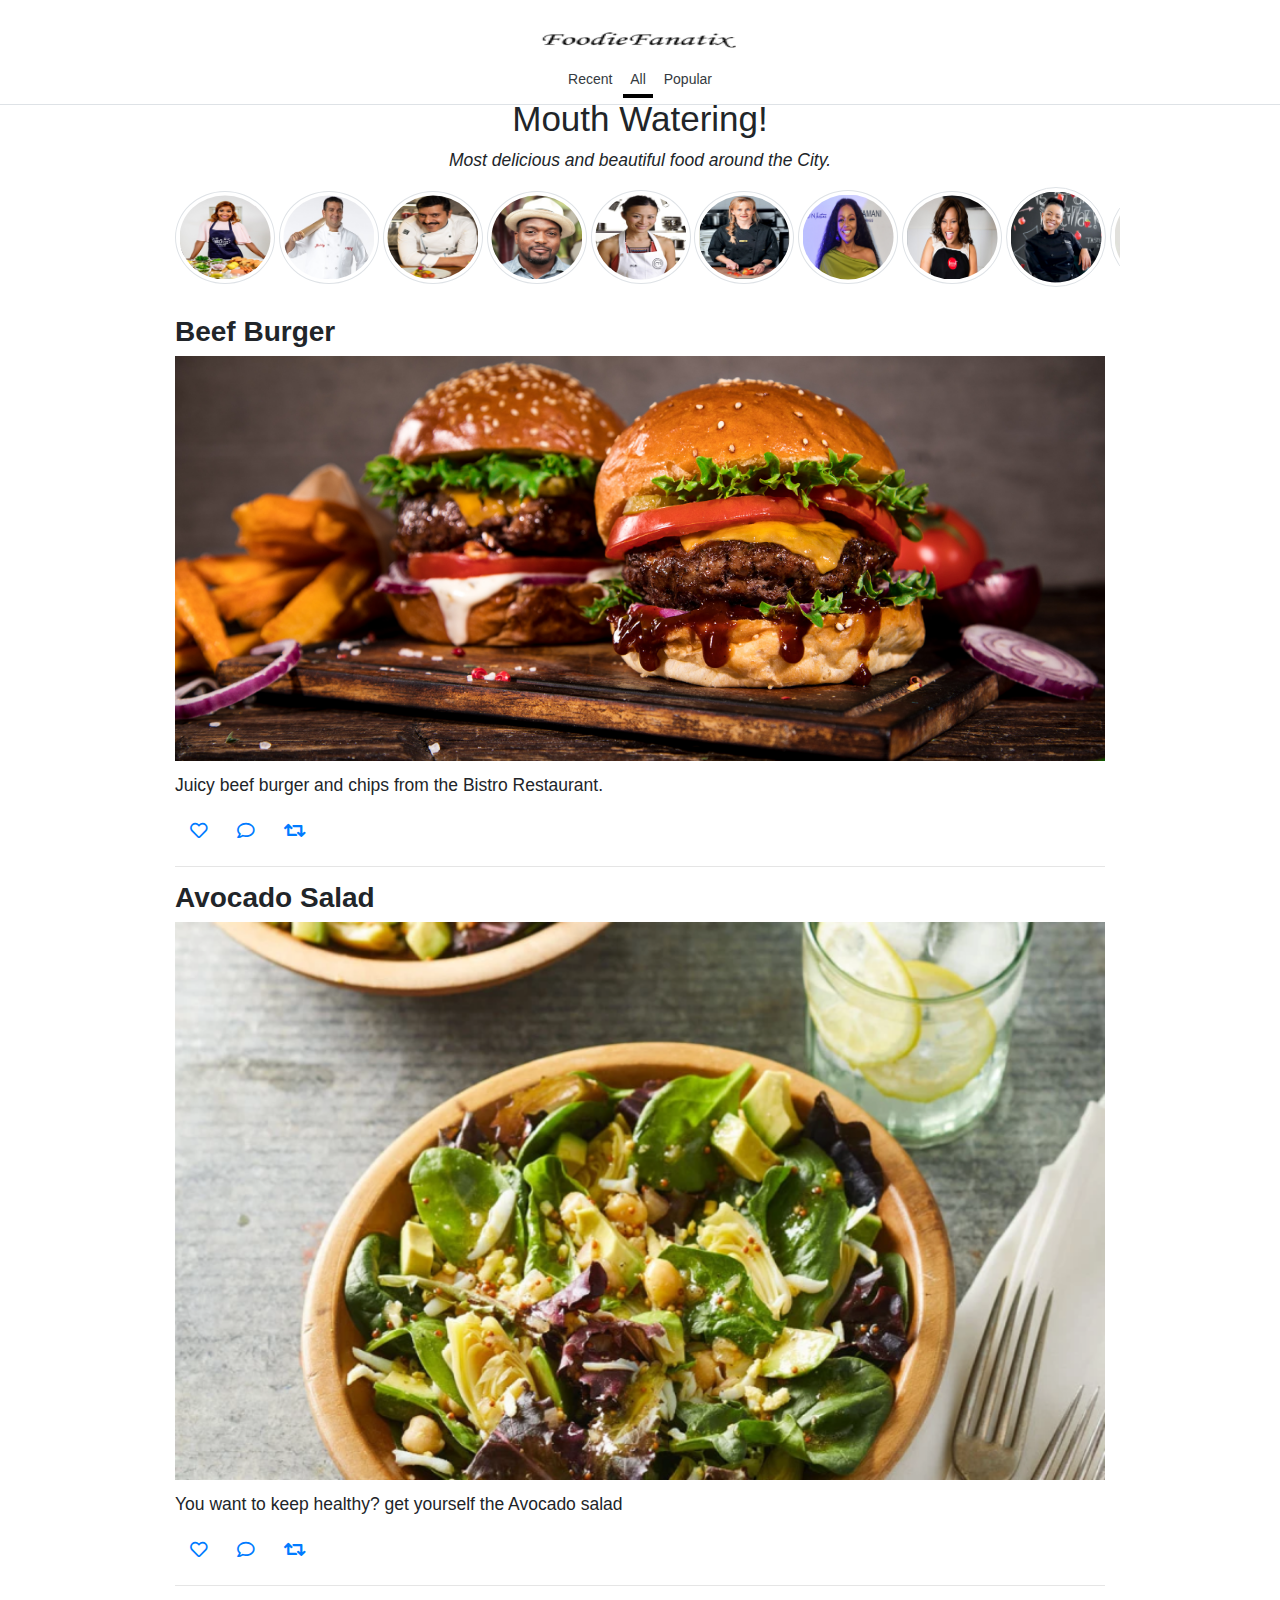
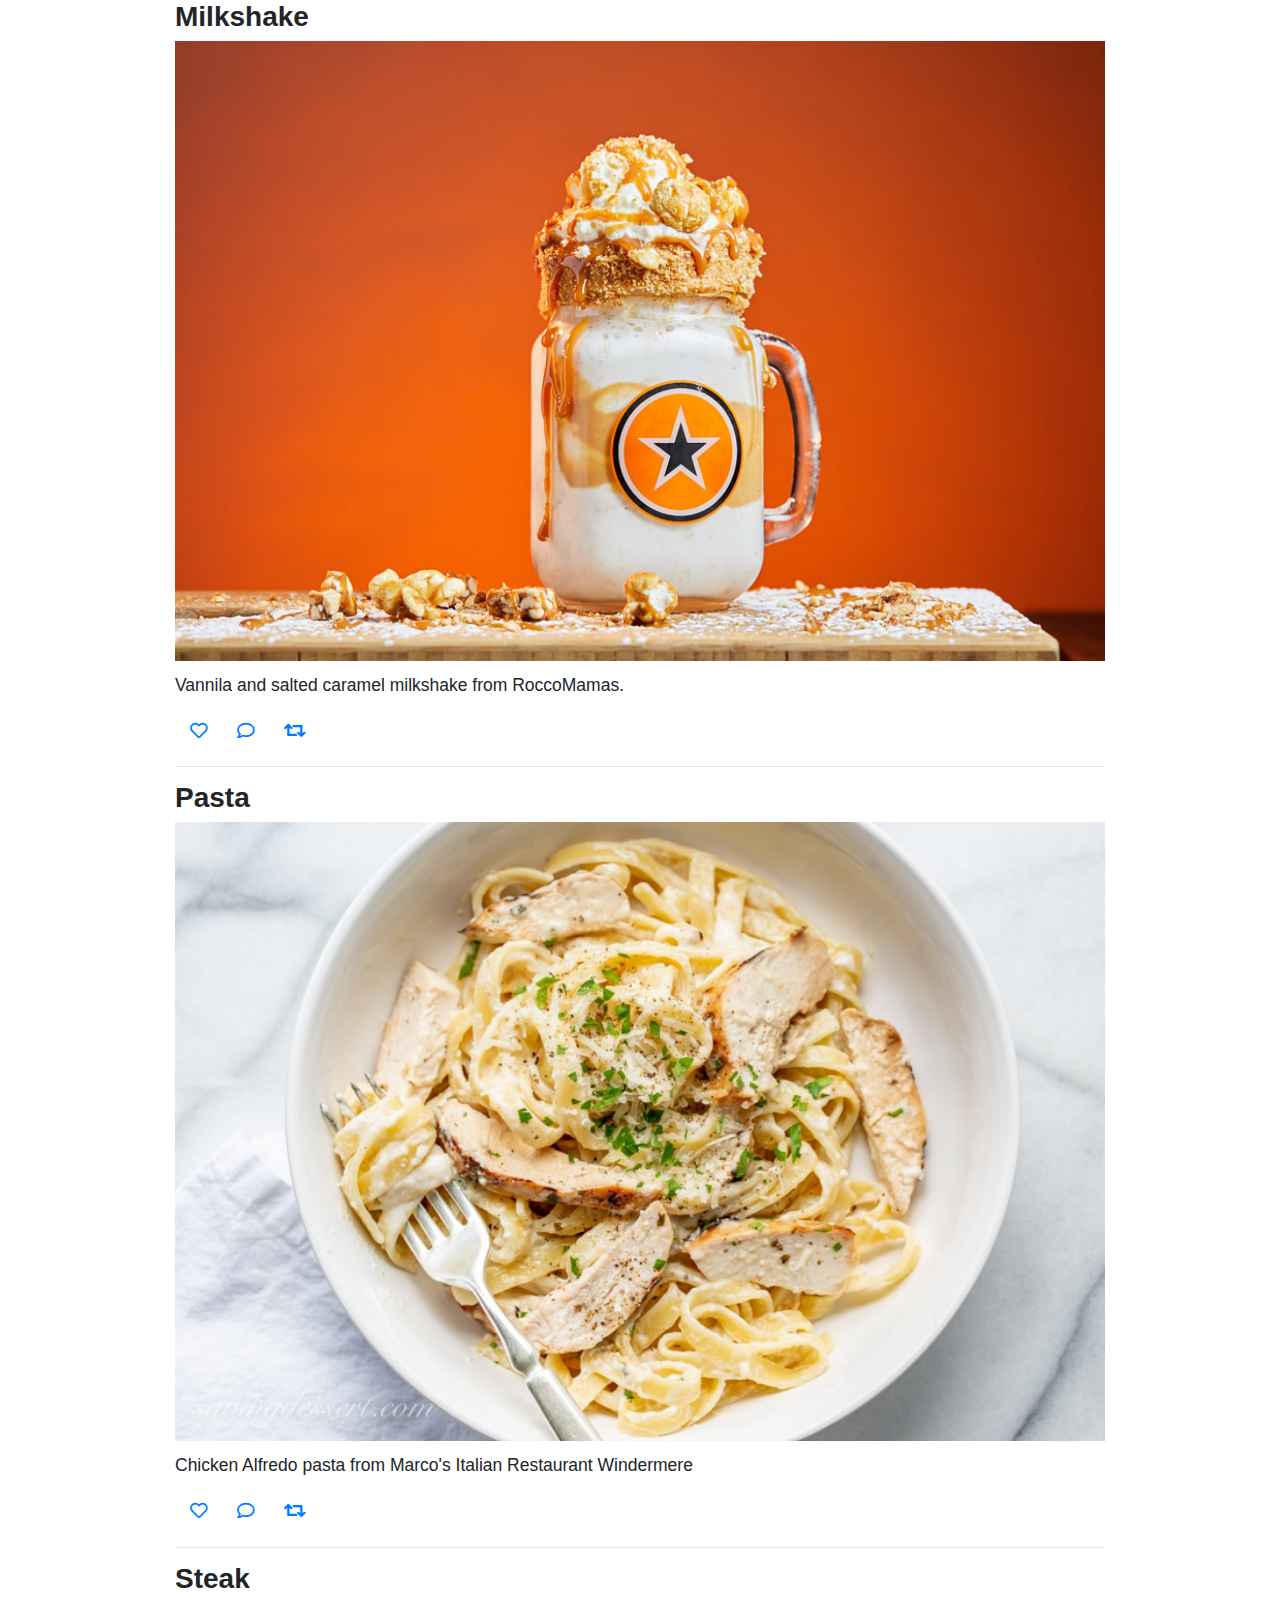
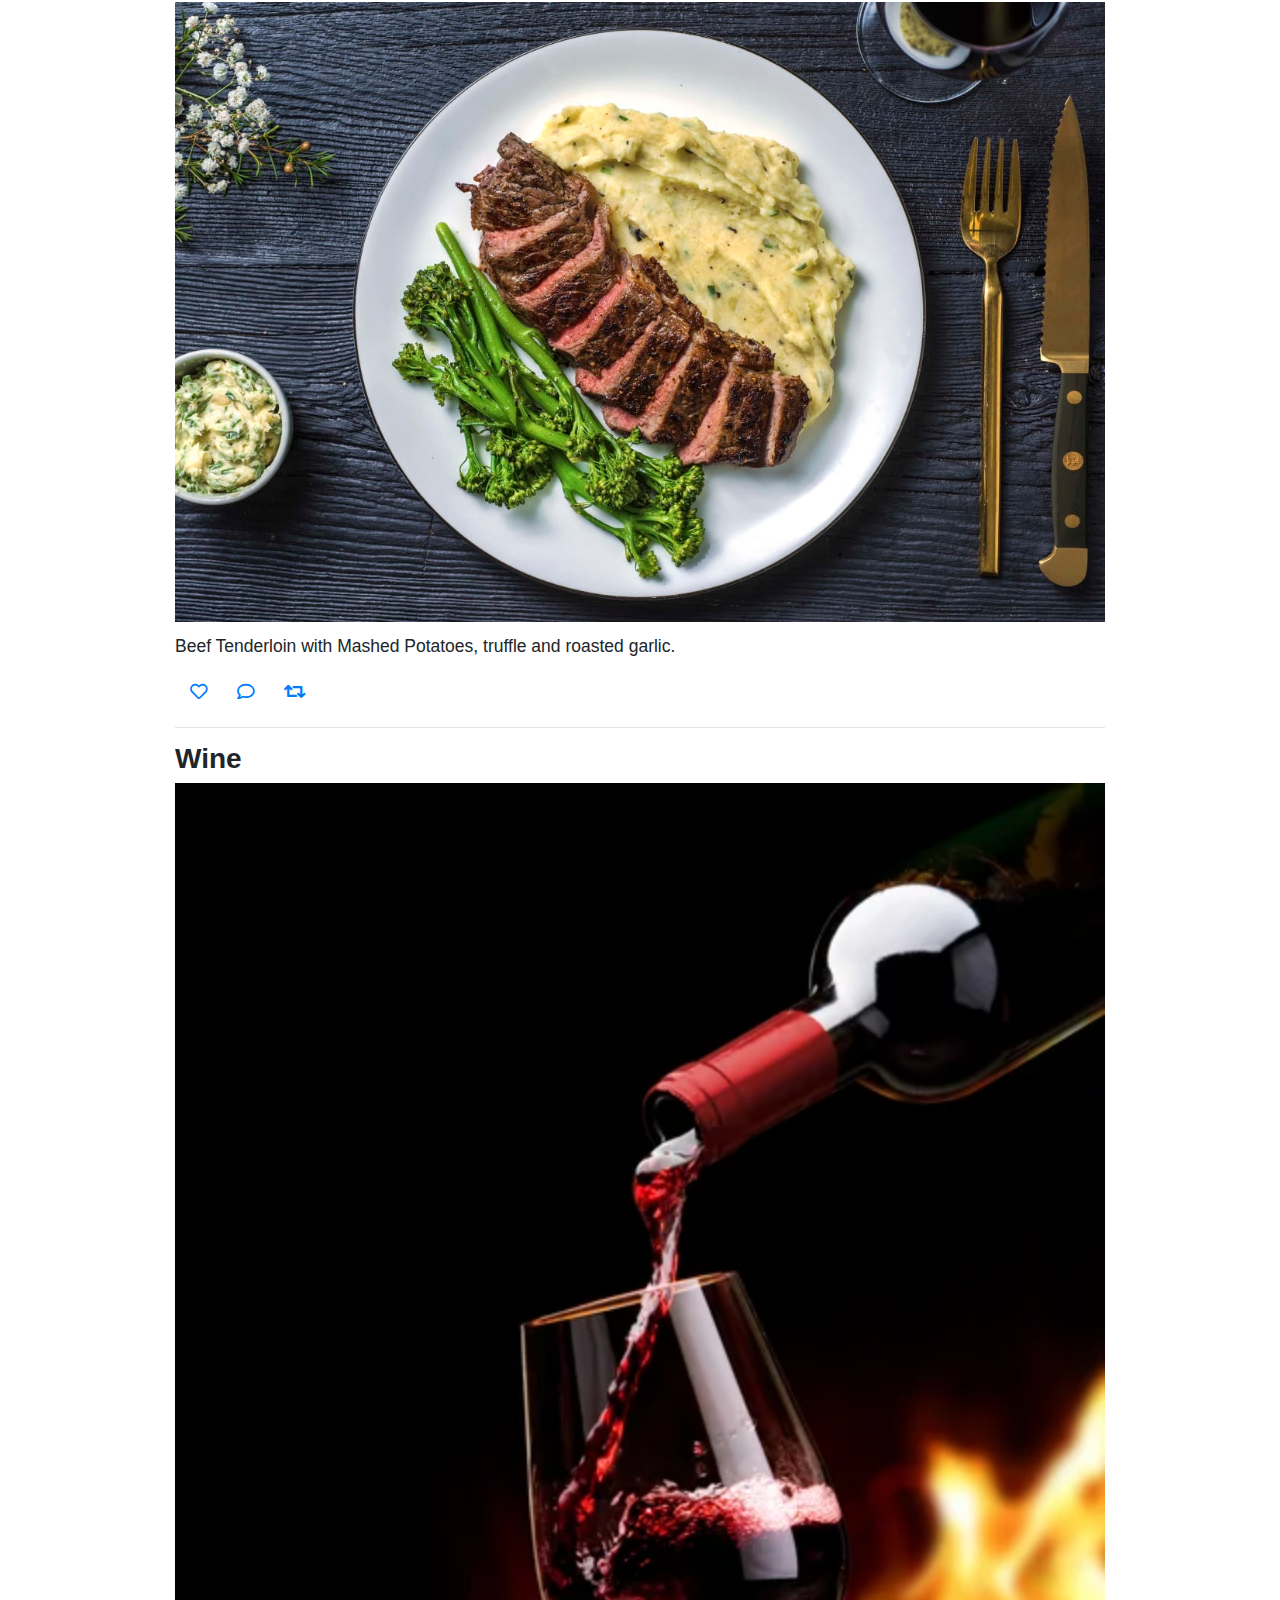
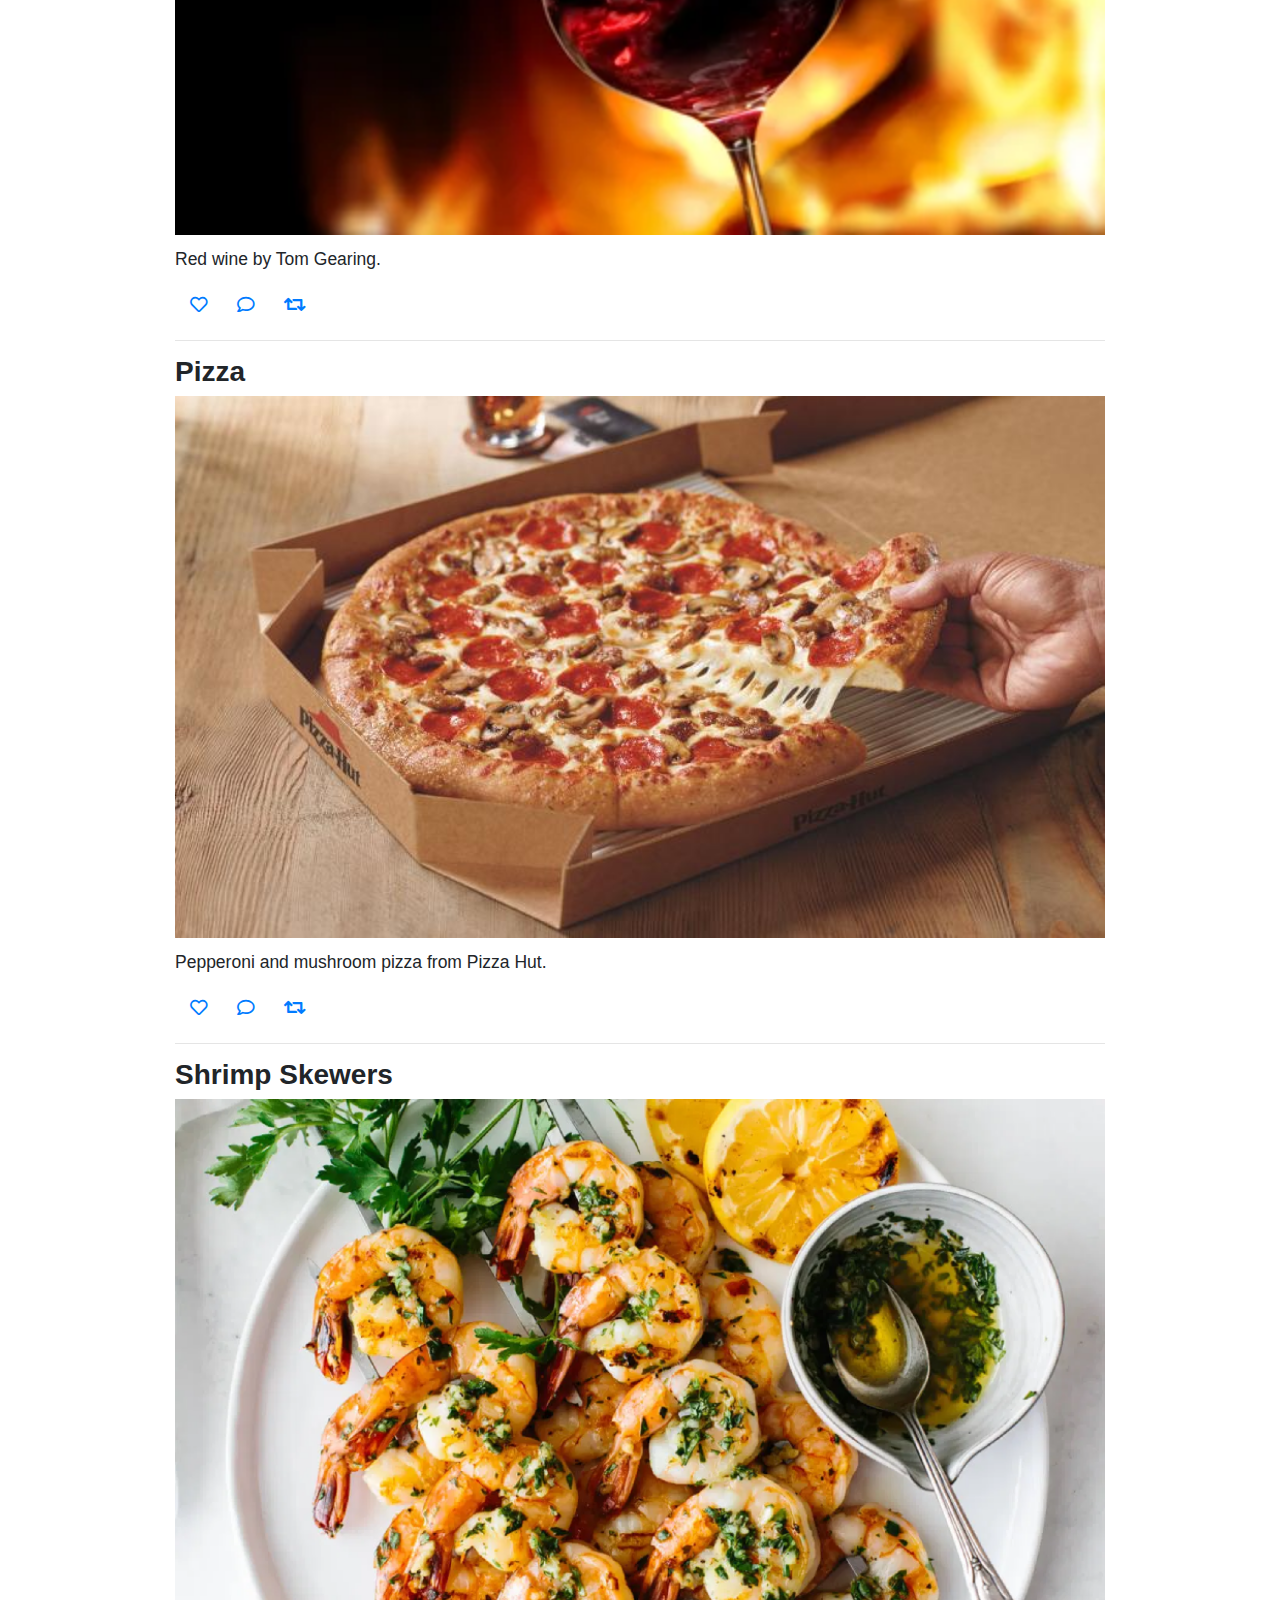
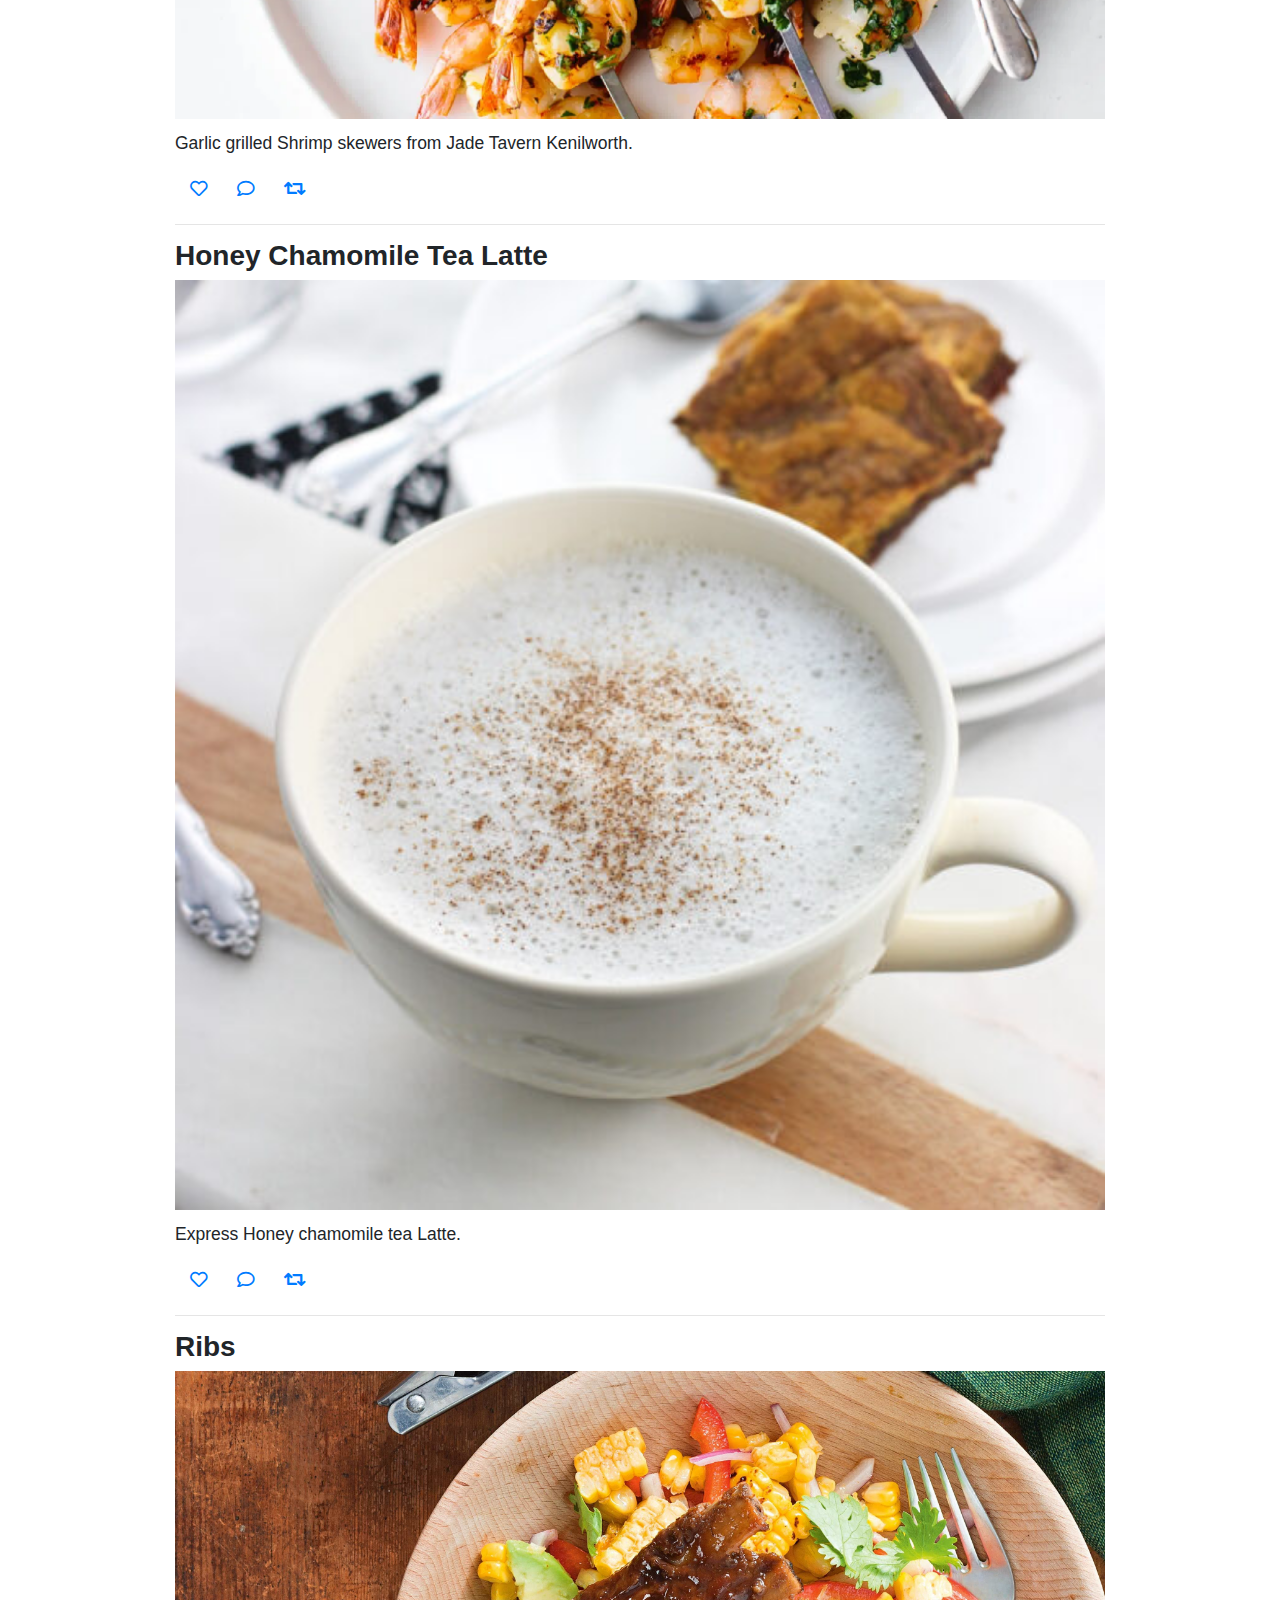
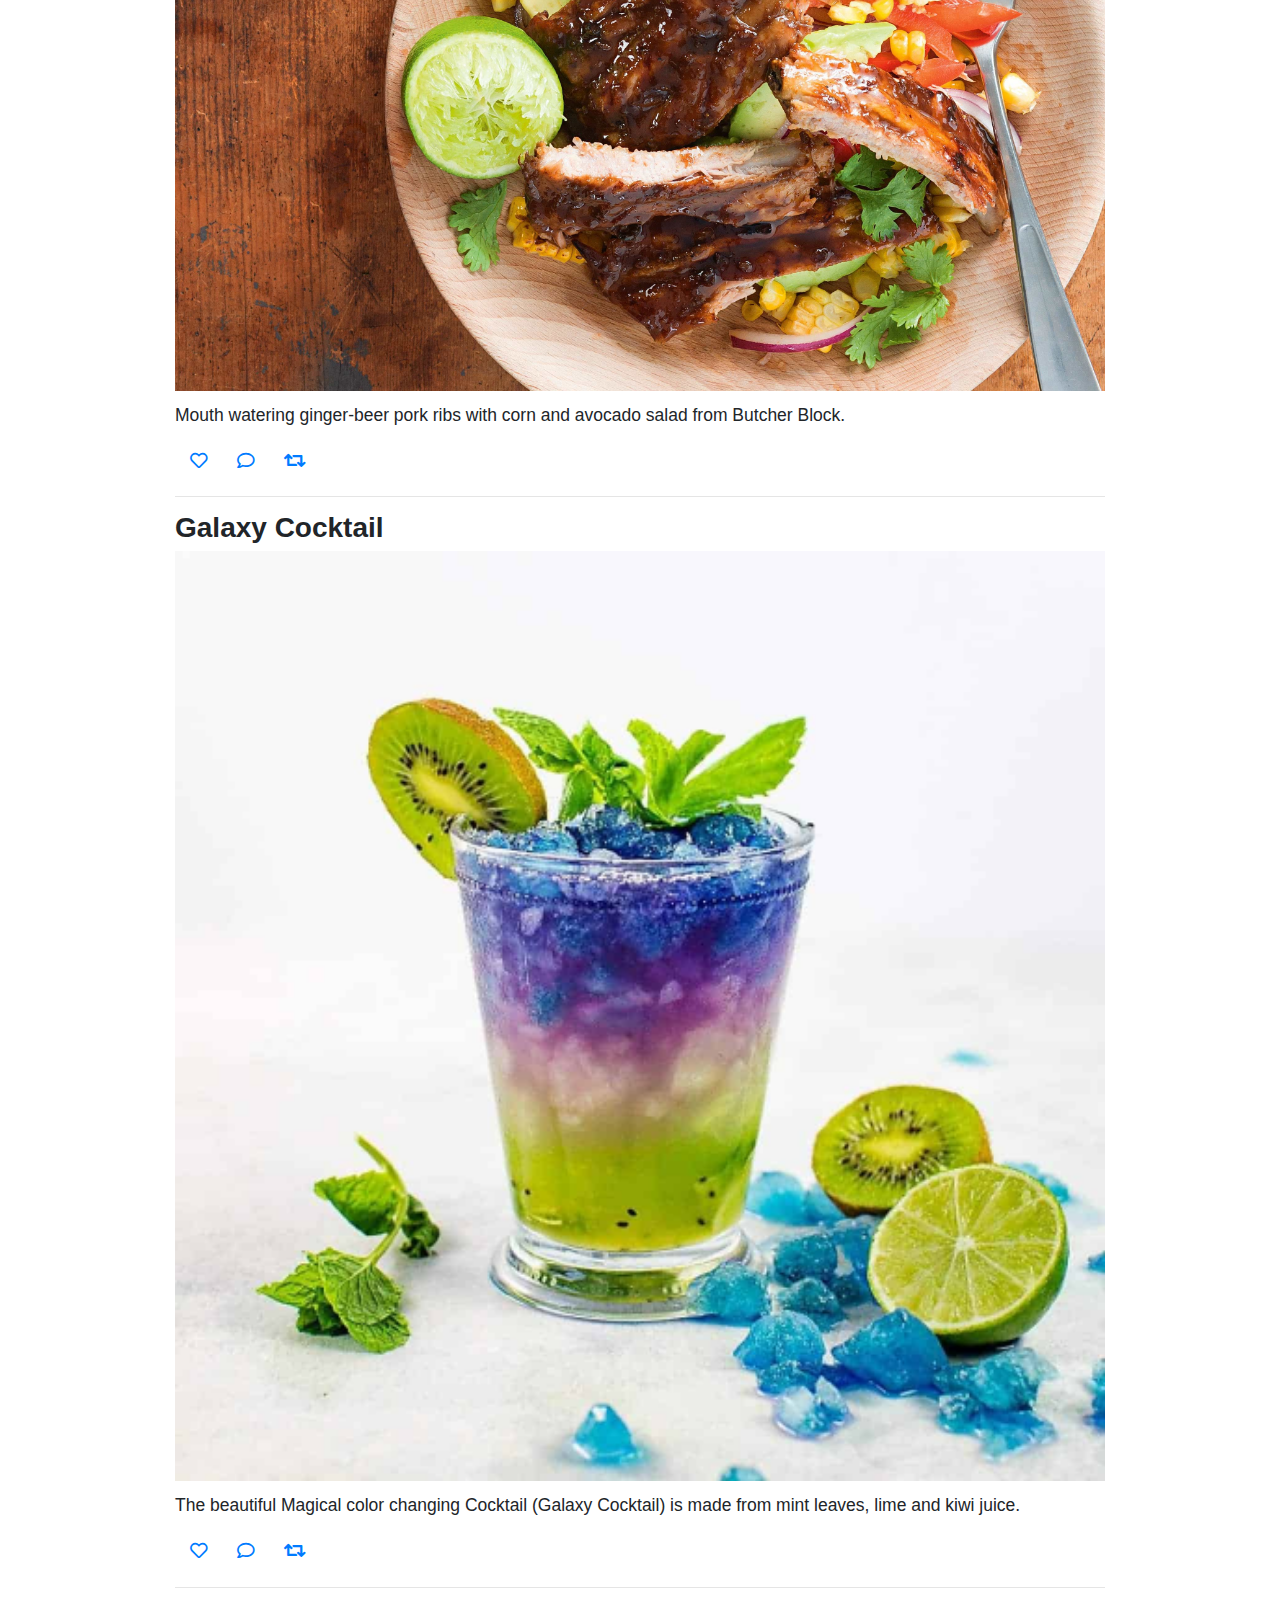
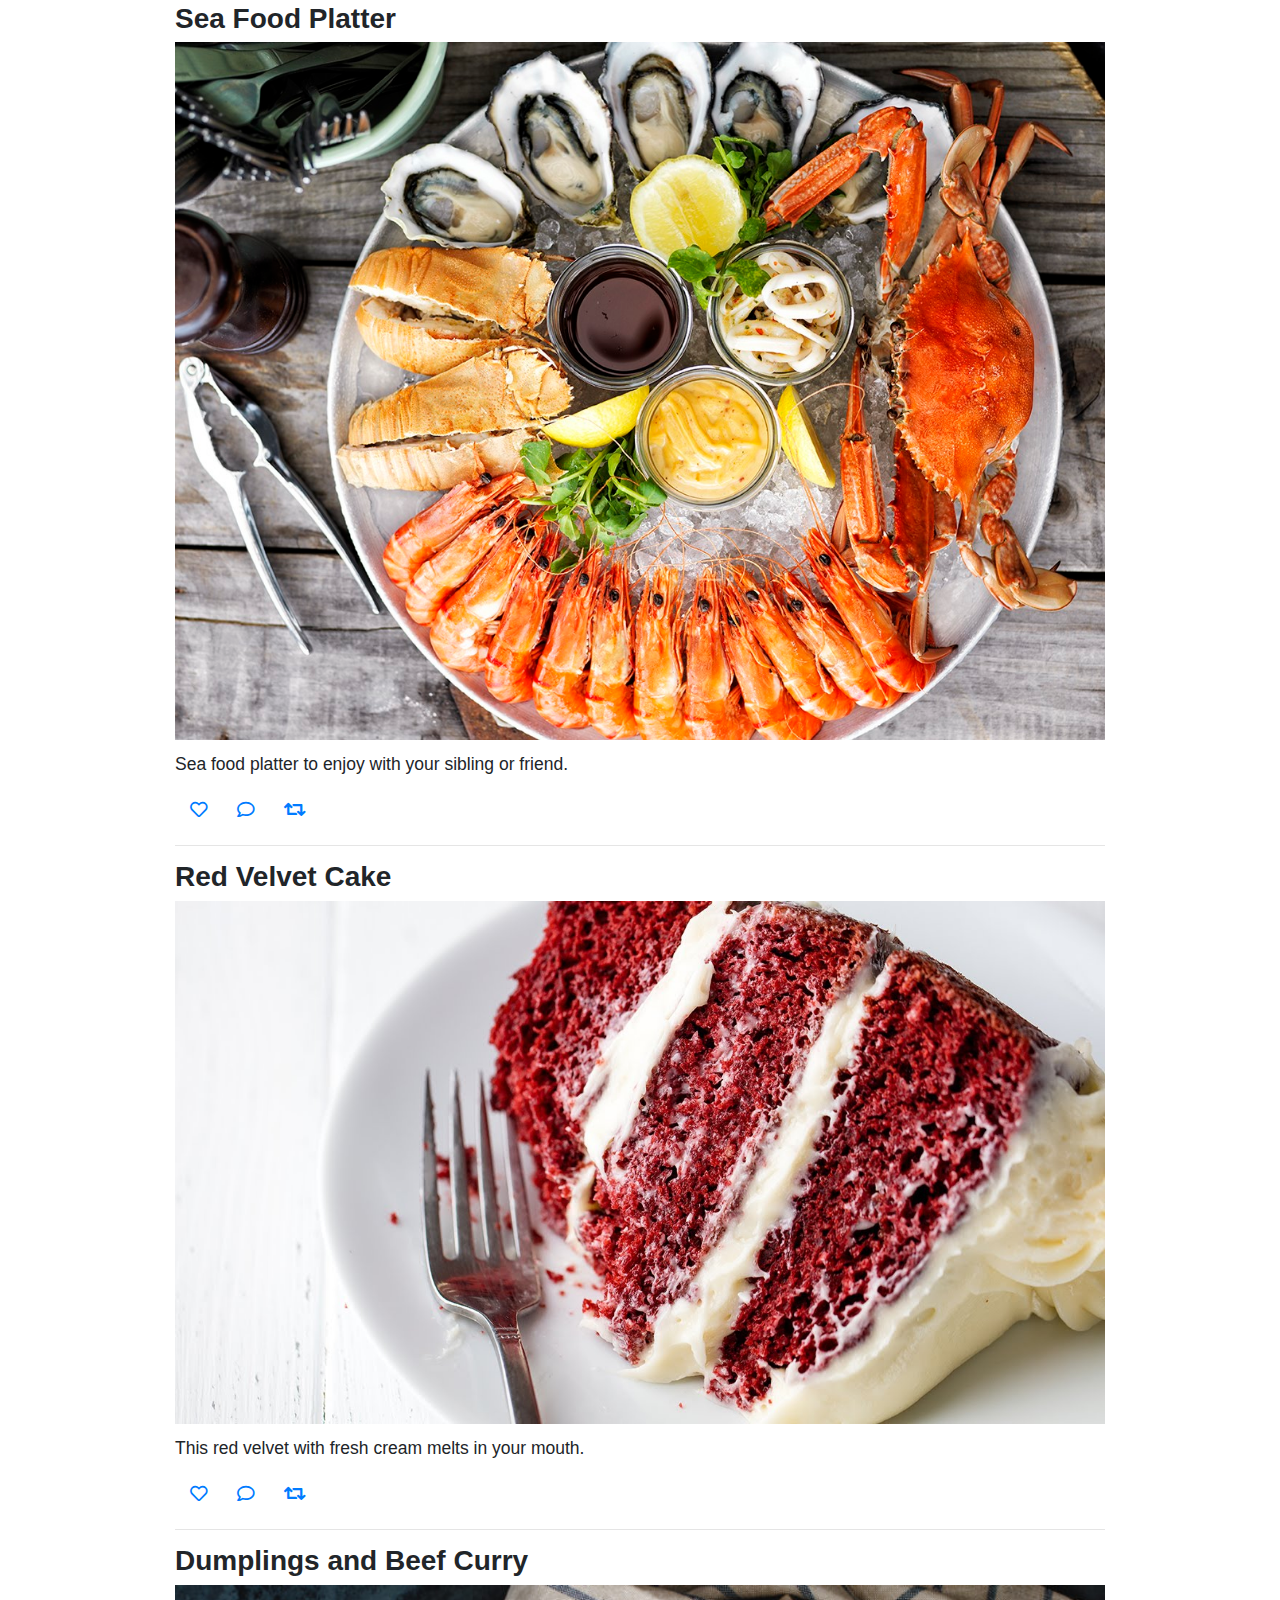
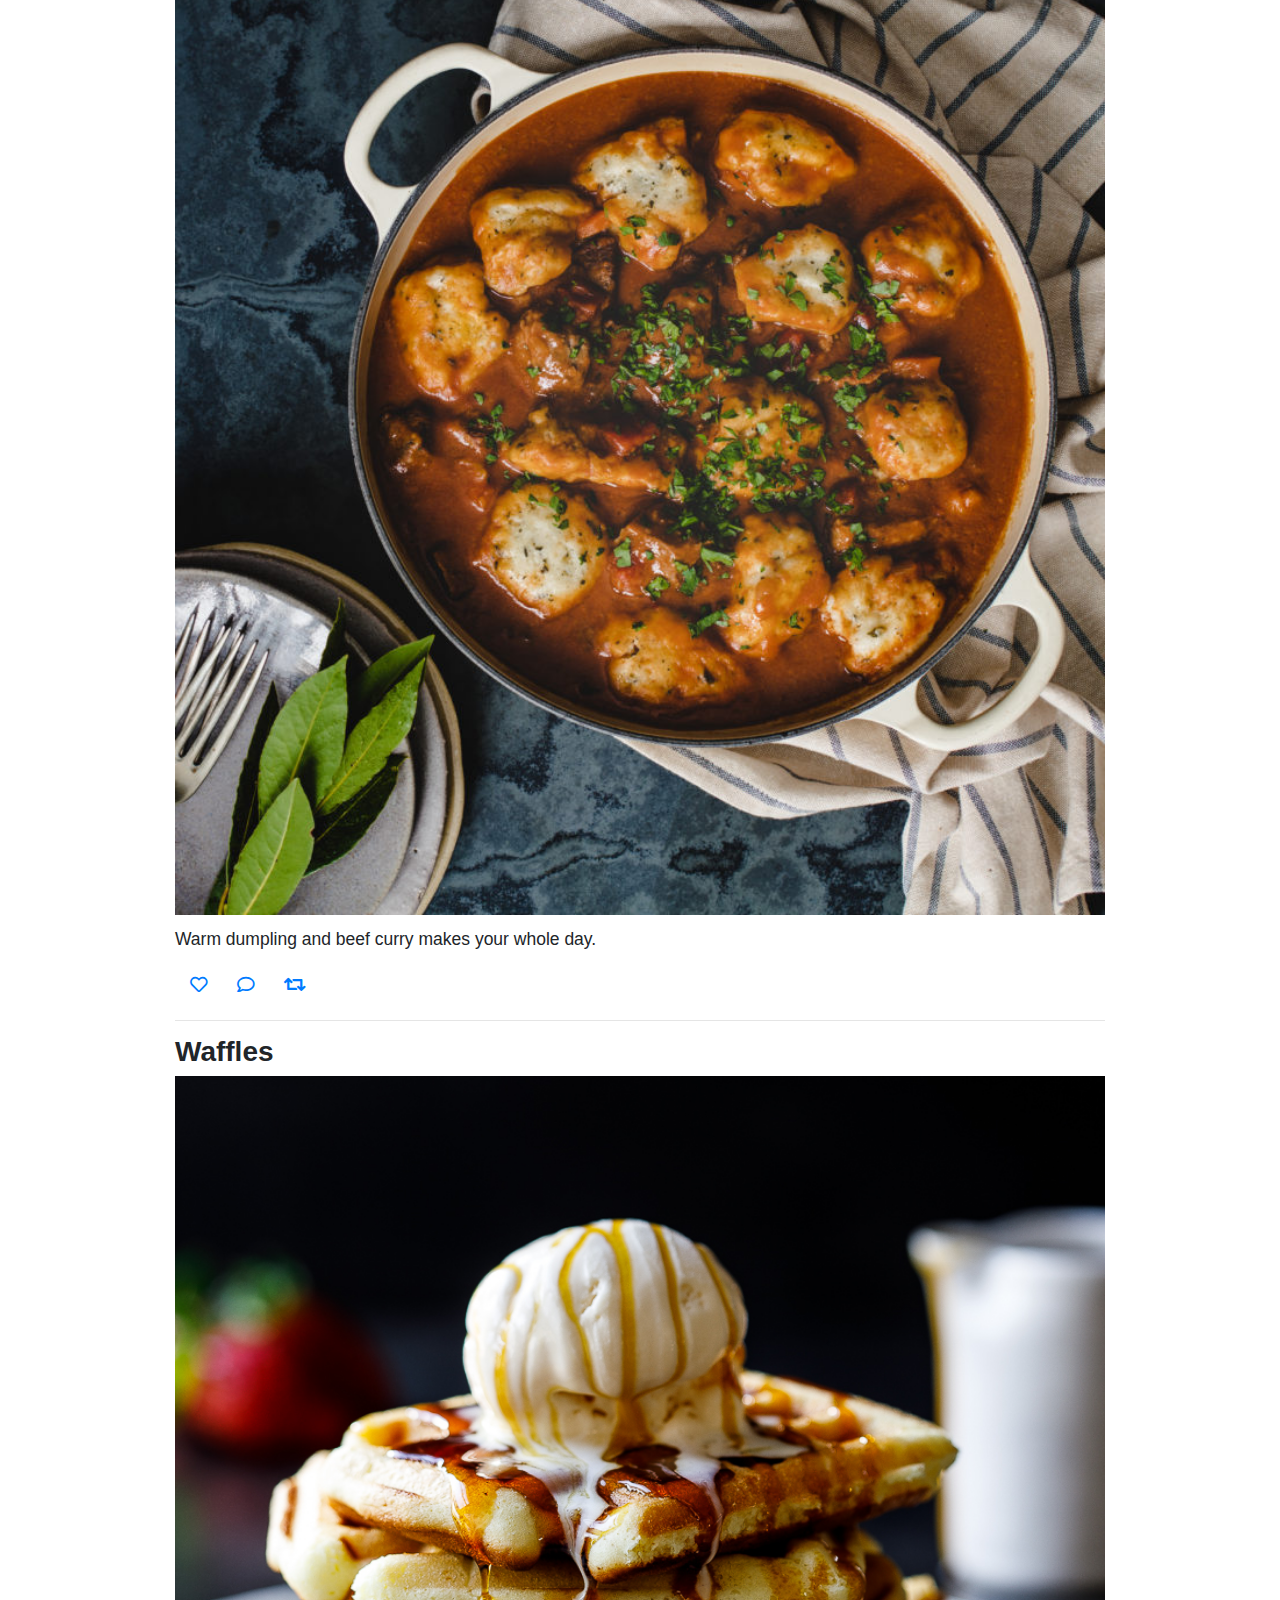
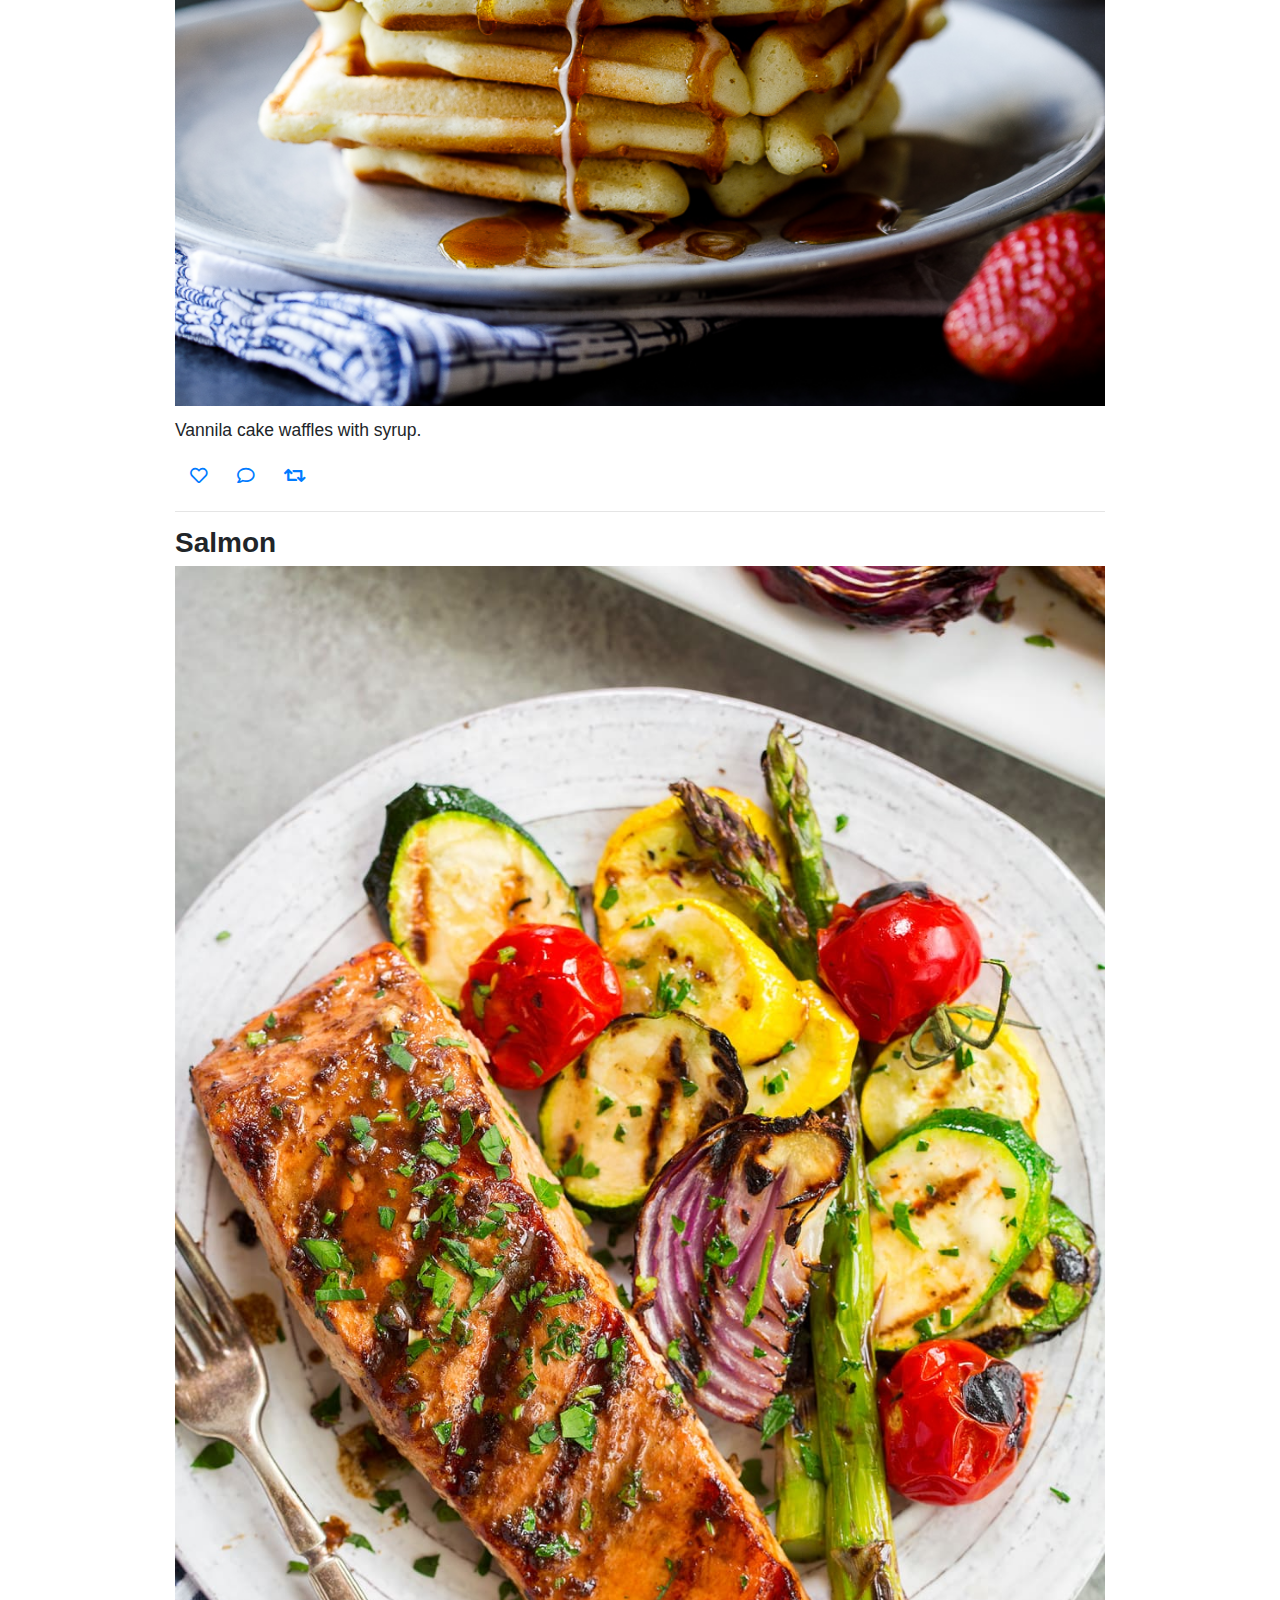
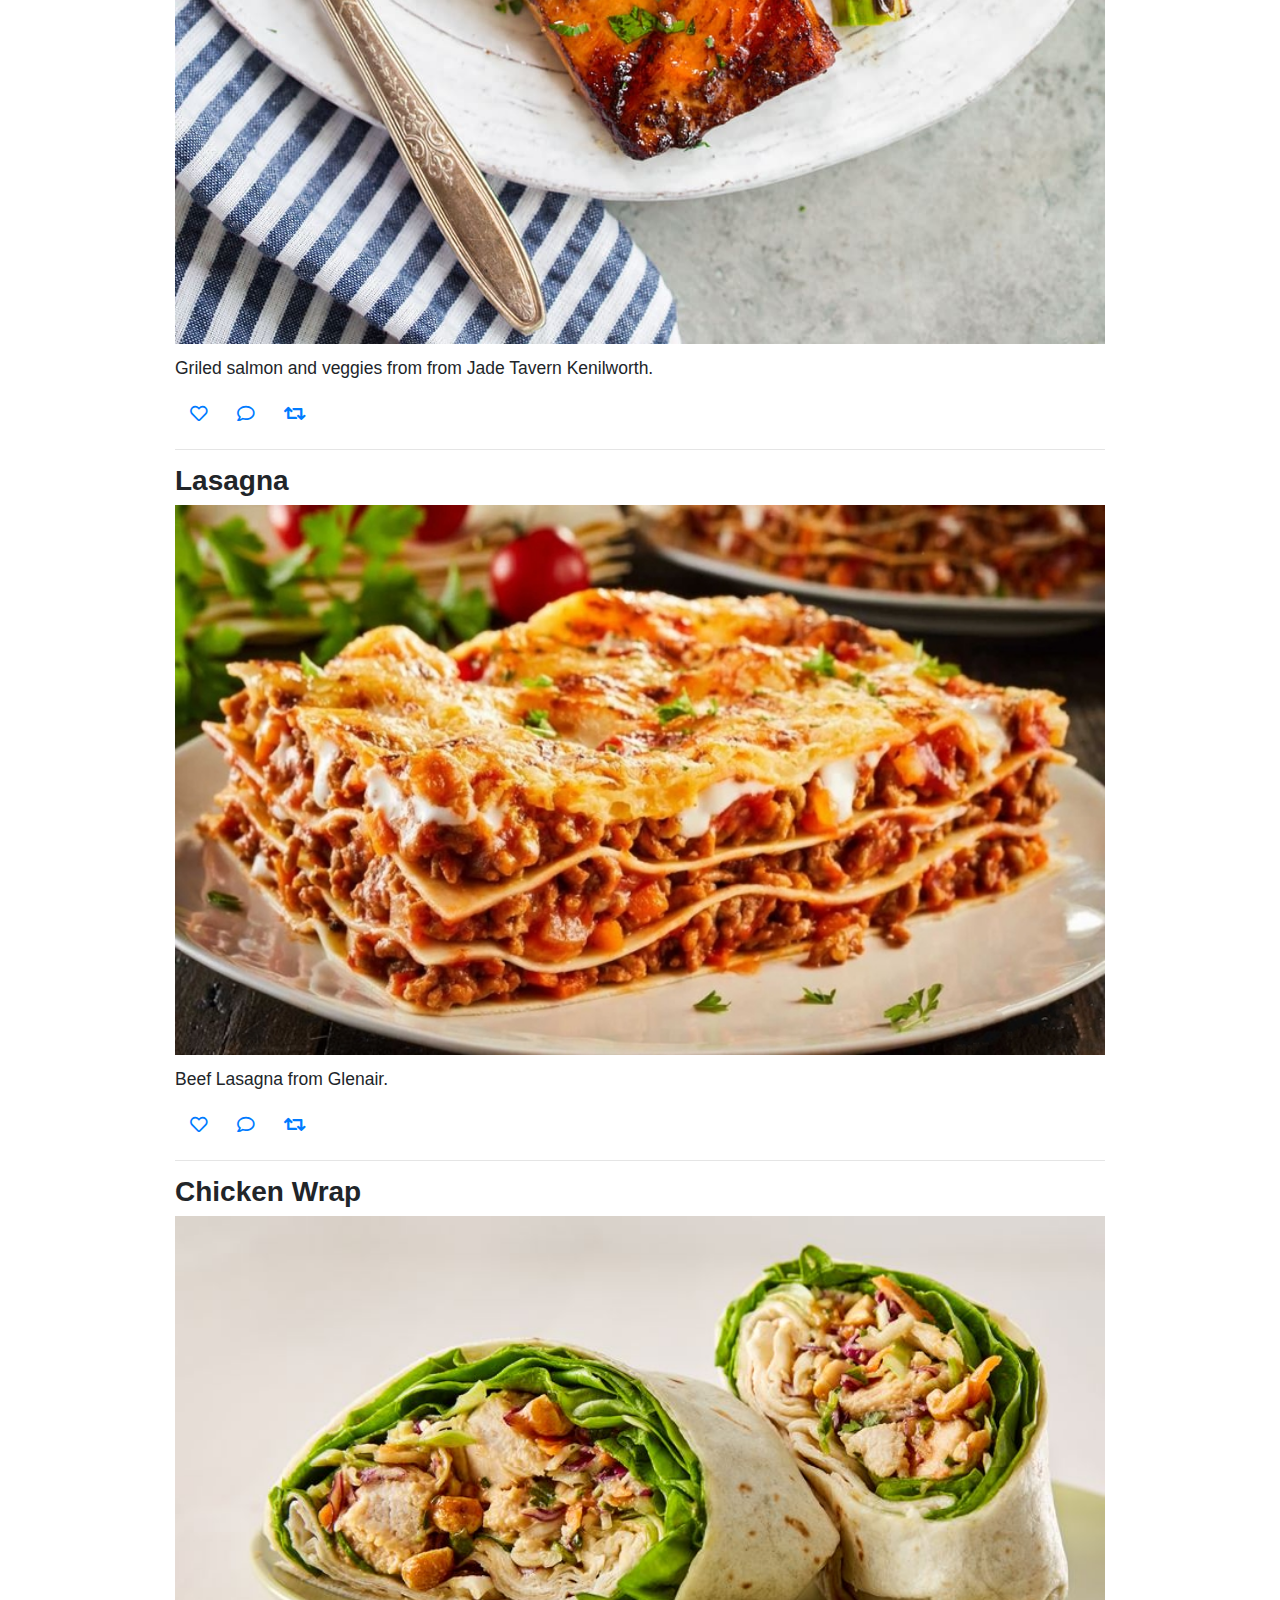
<file: index.html>
<!doctype html>
<html lang="en">
    <head>
        <meta charset="utf-8">
        <meta name="viewport" content="width=device-width, initial-scale=1, shrink-to-fit=no">
        <meta name="description" content="">
        <meta name="author" content="">

        <title>Foodie Fanatix</title>

        <link rel="stylesheet" href="css/bootstrap.min.css">
        <link rel="stylesheet" href="css/custom.css">
        <link href="fontawesome/css/all.css" rel="stylesheet">
    </head>

    <body onload="init()">
        <div class="d-flex flex-column align-items-center p-3 bg-white border-bottom box-shadow fixed-top">
            <img src="img/name.png" height="55" width="200"/>
            <nav>
                <a id="getLatest" class="p-2 text-dark" href="recent.html">Recent</a>
                <a id="getAll" class="p-2 text-dark active" href="#">All</a>
                <a id="getPopular" class="p-2 text-dark" href="popular.html">Popular</a>
            </nav>
        </div>
        
        <div class="blog-header mx-auto text-center">
            <h1>Mouth Watering!</h1>
            <p class="lead"><strong><em> Most delicious and beautiful food around the City.</em></strong></p>
        </div>
        
        <div class="container team">
            <img src="img/lorna.png" class="img-thumbnail rounded-circle" width="100"/>
            <img src="img/buddy.png" class="img-thumbnail rounded-circle" width="100"/>
            <img src="img/Gautam.png" class="img-thumbnail rounded-circle" width="100"/>
            <img src="img/bryant.png" class="img-thumbnail rounded-circle" width="100"/>
            <img src="img/poh.png" class="img-thumbnail rounded-circle" width="100"/>
            <img src="img/Jackie.png" class="img-thumbnail rounded-circle" width="100"/>
            <img src="img/bonang.png" class="img-thumbnail rounded-circle" width="100"/>
            <img src="img/siba.png" class="img-thumbnail rounded-circle" width="100"/>
            <img src="img/nti.jpg" class="img-thumbnail rounded-circle" width="100"/>
            <img src="img/Kalpesh.png" class="img-thumbnail rounded-circle" width="100"/>
            <img src="img/lindo.png" class="img-thumbnail rounded-circle" width="100"/>
        </div>
        
        <div class="row container mx-auto">
            <div id="getAll">

                    <h2><b>Beef Burger</b></h2>
                    <img src="img/comfortfood.png" width="100%">
                    <p><h5>Juicy beef burger and chips from the Bistro Restaurant.</h5></p>
                <div class="btn-group">
                    <button type="button" class="btn btn-lg btn-link"><i class="far fa-heart"></i></button>
                    <button type="button" class="btn btn-lg btn-link"><i class="far fa-comment"></i></button>
                    <button type="button" class="btn btn-lg btn-link"><i class="fa fa-retweet"></i></button>
                </div>
                <hr>

                    <h2><b>Avocado Salad</b></h2>
                    <img src="img/salad.png" width="100%">
                    <p><h5>You want to keep healthy? get yourself the Avocado salad</h5></p>
                <div class="btn-group">
                    <button type="button" class="btn btn-lg btn-link"><i class="far fa-heart"></i></button>
                    <button type="button" class="btn btn-lg btn-link"><i class="far fa-comment"></i></button>
                    <button type="button" class="btn btn-lg btn-link"><i class="fa fa-retweet"></i></button>
                </div>
                <hr>

                    <h2><b>Milkshake</b></h2>
                    <img src="img/milkshake.jpg" width="100%">
                    <p><h5>Vannila and salted caramel milkshake from RoccoMamas.</h5></p>
                <div class="btn-group">
                    <button type="button" class="btn btn-lg btn-link"><i class="far fa-heart"></i></button>
                    <button type="button" class="btn btn-lg btn-link"><i class="far fa-comment"></i></button>
                    <button type="button" class="btn btn-lg btn-link"><i class="fa fa-retweet"></i></button>
                </div>
                <hr>

                    <h2><b>Pasta</b></h2>
                    <img src="img/pasta.jpg" width="100%">
                    <p><h5>Chicken Alfredo pasta from Marco's Italian Restaurant Windermere</h5></p>
                <div class="btn-group">
                    <button type="button" class="btn btn-lg btn-link"><i class="far fa-heart"></i></button>
                    <button type="button" class="btn btn-lg btn-link"><i class="far fa-comment"></i></button>
                    <button type="button" class="btn btn-lg btn-link"><i class="fa fa-retweet"></i></button>
                </div>
                <hr>

                <h2><b>Steak</b></h2>
                <img src="img/steak.jpg" width="100%">
                <p><h5>Beef Tenderloin with Mashed Potatoes, truffle and roasted garlic.</h5></p>
            <div class="btn-group">
                <button type="button" class="btn btn-lg btn-link"><i class="far fa-heart"></i></button>
                <button type="button" class="btn btn-lg btn-link"><i class="far fa-comment"></i></button>
                <button type="button" class="btn btn-lg btn-link"><i class="fa fa-retweet"></i></button>
            </div>
            <hr>

                <h2><b>Wine</b></h2>
                <img src="img/wine.png" width="100%">
                <p><h5>Red wine by Tom Gearing.</h5></p>
            <div class="btn-group">
                <button type="button" class="btn btn-lg btn-link"><i class="far fa-heart"></i></button>
                <button type="button" class="btn btn-lg btn-link"><i class="far fa-comment"></i></button>
                <button type="button" class="btn btn-lg btn-link"><i class="fa fa-retweet"></i></button>
            </div>
            <hr>

                <h2><b>Pizza</b></h2>
                <img src="img/Pizza.jpg" width="100%">
                <p><h5>Pepperoni and mushroom pizza from Pizza Hut.</h5></p>
            <div class="btn-group">
                <button type="button" class="btn btn-lg btn-link"><i class="far fa-heart"></i></button>
                <button type="button" class="btn btn-lg btn-link"><i class="far fa-comment"></i></button>
                <button type="button" class="btn btn-lg btn-link"><i class="fa fa-retweet"></i></button>
            </div>
            <hr>

                <h2><b>Shrimp Skewers</b></h2>
                <img src="img/Shrimp.png" width="100%">
                <p><h5>Garlic grilled Shrimp skewers from Jade Tavern Kenilworth.</h5></p>
            <div class="btn-group">
                <button type="button" class="btn btn-lg btn-link"><i class="far fa-heart"></i></button>
                <button type="button" class="btn btn-lg btn-link"><i class="far fa-comment"></i></button>
                <button type="button" class="btn btn-lg btn-link"><i class="fa fa-retweet"></i></button>
            </div>
            <hr>

                <h2><b>Honey Chamomile Tea Latte</b></h2>
                <img src="img/latte.jpg" width="100%">
                <p><h5>Express Honey chamomile tea Latte.</h5></p>
            <div class="btn-group">
                <button type="button" class="btn btn-lg btn-link"><i class="far fa-heart"></i></button>
                <button type="button" class="btn btn-lg btn-link"><i class="far fa-comment"></i></button>
                <button type="button" class="btn btn-lg btn-link"><i class="fa fa-retweet"></i></button>
            </div>
            <hr>

                <h2><b>Ribs</b></h2>
                <img src="img/ribs.jpg" width="100%">
                <p><h5>Mouth watering ginger-beer pork ribs with corn and avocado salad from Butcher Block.</h5></p>
            <div class="btn-group">
                <button type="button" class="btn btn-lg btn-link"><i class="far fa-heart"></i></button>
                <button type="button" class="btn btn-lg btn-link"><i class="far fa-comment"></i></button>
                <button type="button" class="btn btn-lg btn-link"><i class="fa fa-retweet"></i></button>
            </div>
            <hr>

                <h2><b>Galaxy Cocktail</b></h2>
                <img src="img/galaxy.png" width="100%">
                <p><h5>The beautiful Magical color changing Cocktail (Galaxy Cocktail) is made from mint leaves, lime and kiwi juice.</h5></p>
            <div class="btn-group">
                <button type="button" class="btn btn-lg btn-link"><i class="far fa-heart"></i></button>
                <button type="button" class="btn btn-lg btn-link"><i class="far fa-comment"></i></button>
                <button type="button" class="btn btn-lg btn-link"><i class="fa fa-retweet"></i></button>
            </div>
            <hr>

            <h2><b>Sea Food Platter</b></h2>
            <img src="img/Seafood-Platter.jpg" width="100%">
            <p><h5>Sea food platter to enjoy with your sibling or friend.</h5></p>
        <div class="btn-group">
            <button type="button" class="btn btn-lg btn-link"><i class="far fa-heart"></i></button>
            <button type="button" class="btn btn-lg btn-link"><i class="far fa-comment"></i></button>
            <button type="button" class="btn btn-lg btn-link"><i class="fa fa-retweet"></i></button>
        </div>
        <hr>

            <h2><b>Red Velvet Cake</b></h2>
            <img src="img/redvelvet.jpg" width="100%">
            <p><h5>This red velvet with fresh cream melts in your mouth.</h5></p>
        <div class="btn-group">
            <button type="button" class="btn btn-lg btn-link"><i class="far fa-heart"></i></button>
            <button type="button" class="btn btn-lg btn-link"><i class="far fa-comment"></i></button>
            <button type="button" class="btn btn-lg btn-link"><i class="fa fa-retweet"></i></button>
        </div>
        <hr>

            <h2><b>Dumplings and Beef Curry</b></h2>
            <img src="img/dumplings.jpg" width="100%">
            <p><h5>Warm dumpling and beef curry makes your whole day.</h5></p>
        <div class="btn-group">
            <button type="button" class="btn btn-lg btn-link"><i class="far fa-heart"></i></button>
            <button type="button" class="btn btn-lg btn-link"><i class="far fa-comment"></i></button>
            <button type="button" class="btn btn-lg btn-link"><i class="fa fa-retweet"></i></button>
        </div>
        <hr>

            <h2><b>Waffles</b></h2>
             <img src="img/waffle.jpg" width="100%">
             <p><h5>Vannila cake waffles with syrup.</h5></p>
        <div class="btn-group">
            <button type="button" class="btn btn-lg btn-link"><i class="far fa-heart"></i></button>
            <button type="button" class="btn btn-lg btn-link"><i class="far fa-comment"></i></button>
            <button type="button" class="btn btn-lg btn-link"><i class="fa fa-retweet"></i></button>
        </div>
        <hr>

             <h2><b>Salmon</b></h2>
             <img src="img/grilled-salmon-3.jpg" width="100%">
             <p><h5>Griled salmon and veggies from from Jade Tavern Kenilworth.</h5></p>
        <div class="btn-group">
            <button type="button" class="btn btn-lg btn-link"><i class="far fa-heart"></i></button>
            <button type="button" class="btn btn-lg btn-link"><i class="far fa-comment"></i></button>
            <button type="button" class="btn btn-lg btn-link"><i class="fa fa-retweet"></i></button>
        </div>
        <hr>

             <h2><b>Lasagna</b></h2>
             <img src="img/lasagna.jpg" width="100%">
             <p><h5>Beef Lasagna from Glenair.</h5></p>
        <div class="btn-group">
            <button type="button" class="btn btn-lg btn-link"><i class="far fa-heart"></i></button>
            <button type="button" class="btn btn-lg btn-link"><i class="far fa-comment"></i></button>
            <button type="button" class="btn btn-lg btn-link"><i class="fa fa-retweet"></i></button>
        </div>
        <hr>

             <h2><b>Chicken Wrap</b></h2>
             <img src="img/wrap.jpg" width="100%">
             <p><h5>Delicious chicken wrap by chef Zola Nenefrom.</h5></p>
        <div class="btn-group">
            <button type="button" class="btn btn-lg btn-link"><i class="far fa-heart"></i></button>
            <button type="button" class="btn btn-lg btn-link"><i class="far fa-comment"></i></button>
            <button type="button" class="btn btn-lg btn-link"><i class="fa fa-retweet"></i></button>
        </div>
        <hr>

             <h2><b>Shortcake</b></h2>
             <img src="img/strawberry-shortcake.jpg" width="100%">
             <p><h5>Straberry shortcake from Bread Mill.</h5></p>
        <div class="btn-group">
            <button type="button" class="btn btn-lg btn-link"><i class="far fa-heart"></i></button>
            <button type="button" class="btn btn-lg btn-link"><i class="far fa-comment"></i></button>
            <button type="button" class="btn btn-lg btn-link"><i class="fa fa-retweet"></i></button>
        </div>
        <hr>

             <h2><b>Juice</b></h2>
             <img src="img/juice.jpg" width="100%">
             <p><h5>Rum and canberry juice cocktail.</h5></p>
        <div class="btn-group">
            <button type="button" class="btn btn-lg btn-link"><i class="far fa-heart"></i></button>
            <button type="button" class="btn btn-lg btn-link"><i class="far fa-comment"></i></button>
            <button type="button" class="btn btn-lg btn-link"><i class="fa fa-retweet"></i></button>
        </div>
        <hr>

             <h2><b>Stuffed Garlic Bread</b></h2>
             <img src="img/garlicbread.jpg" width="100%">
             <p><h5>Garlic bread sruffed with spaghetti.</h5></p>
        <div class="btn-group">
            <button type="button" class="btn btn-lg btn-link"><i class="far fa-heart"></i></button>
            <button type="button" class="btn btn-lg btn-link"><i class="far fa-comment"></i></button>
            <button type="button" class="btn btn-lg btn-link"><i class="fa fa-retweet"></i></button>
        </div>
                </div>
                </div>
        </div>
        
        <script src="js/jquery-3.4.1.min.js"></script>
        <script src="js/bootstrap.bundle.min.js"></script>
        <script>
            var rootPath;
            
            function getAllPosts(){
                category = "getAll";
                fetchPosts(category);
                setActiveLink(category);
            }
            
            function getPopularPosts(){
                category = "getPopular";
                fetchPosts(category);
                setActiveLink(category);
            }
            
            function getLatestPosts(){
                category = "getLatest";
                fetchPosts(category);
                setActiveLink(category);
            }
            
            function fetchPosts(category){
                fetch(rootPath + 'get-posts/?category=' + category)
                    .then(function(response){
                        return response.json();
                })
                    .then(function(data){
                        displayPosts(data);
                })
            }
             
            function displayPosts(data){
                var output = "";
                
                for(a = 0; a < data.length; a++){
                    output +=`
                        <div class="card mb-4 box-shadow">
                            <div class="card-header">
                                <h4 class="my-0 font-weight-normal">${data[a][0]}</h4>
                            </div>
                            <div class="card-body">
                                <img src="${rootPath}/uploads/${data[a][3]}" class="card-img-top"/>
                                <p class="card-text">${data[a][1]}</p>
                                <div class="d-flex justify-content-between align-items-center">
                                    <div class="btn-group">
                                        <button type="button" class="btn btn-lg btn-link"><i class="far fa-heart"></i></button>
                                        <button type="button" class="btn btn-lg btn-link"><i class="far fa-comment"></i></button>
                                        <button type="button" class="btn btn-lg btn-link"><i class="fa fa-retweet"></i></button>
                                    </div>
                                    <small class="text-muted">${data[a][2]}</small>
                                </div>
                            </div>
                        </div>
                    `;
                }
                document.getElementById("posts").innerHTML = output;
            }
            
            function setActiveLink(id){
                document.getElementById("getAll").classList.remove("active");
                document.getElementById("getPopular").classList.remove("active");
                document.getElementById("getLatest").classList.remove("active");
                
                document.getElementById(id).classList.add("active");
            }
        </script>
    </body>
</html>
</file>
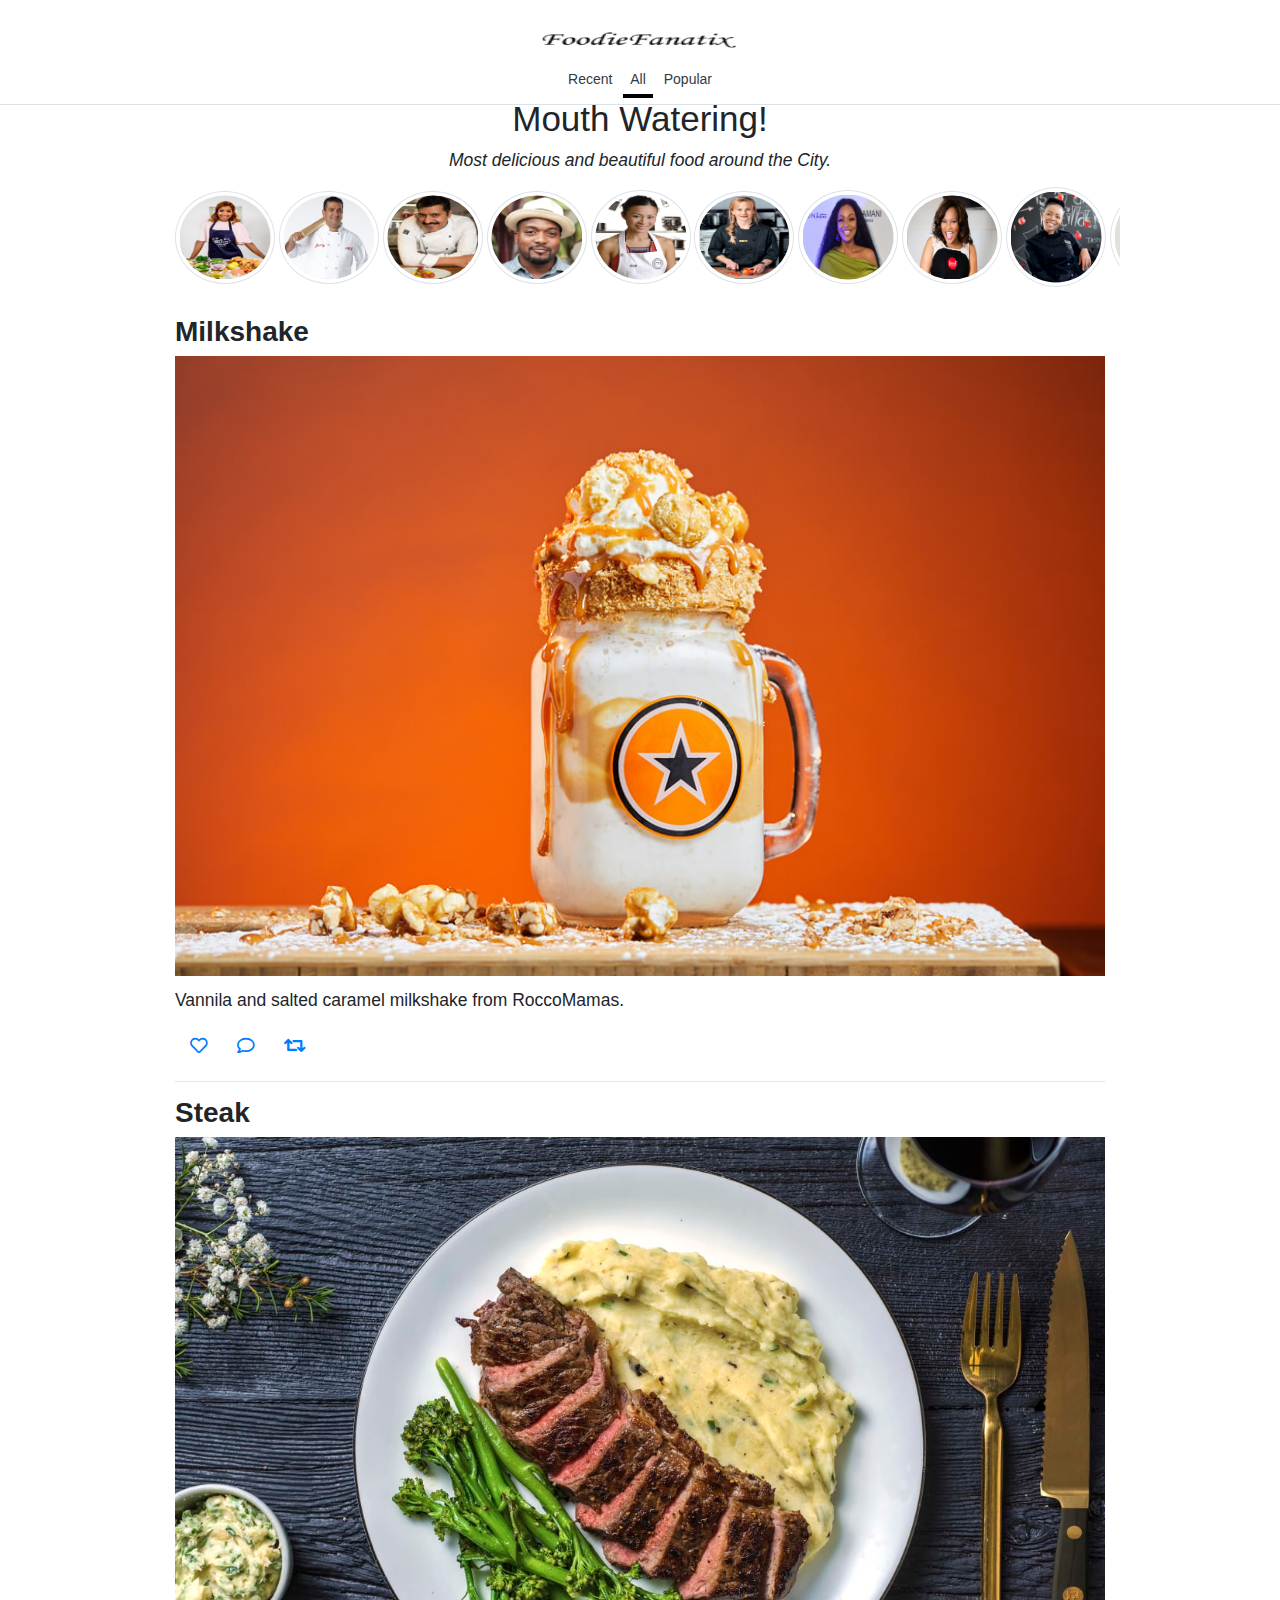
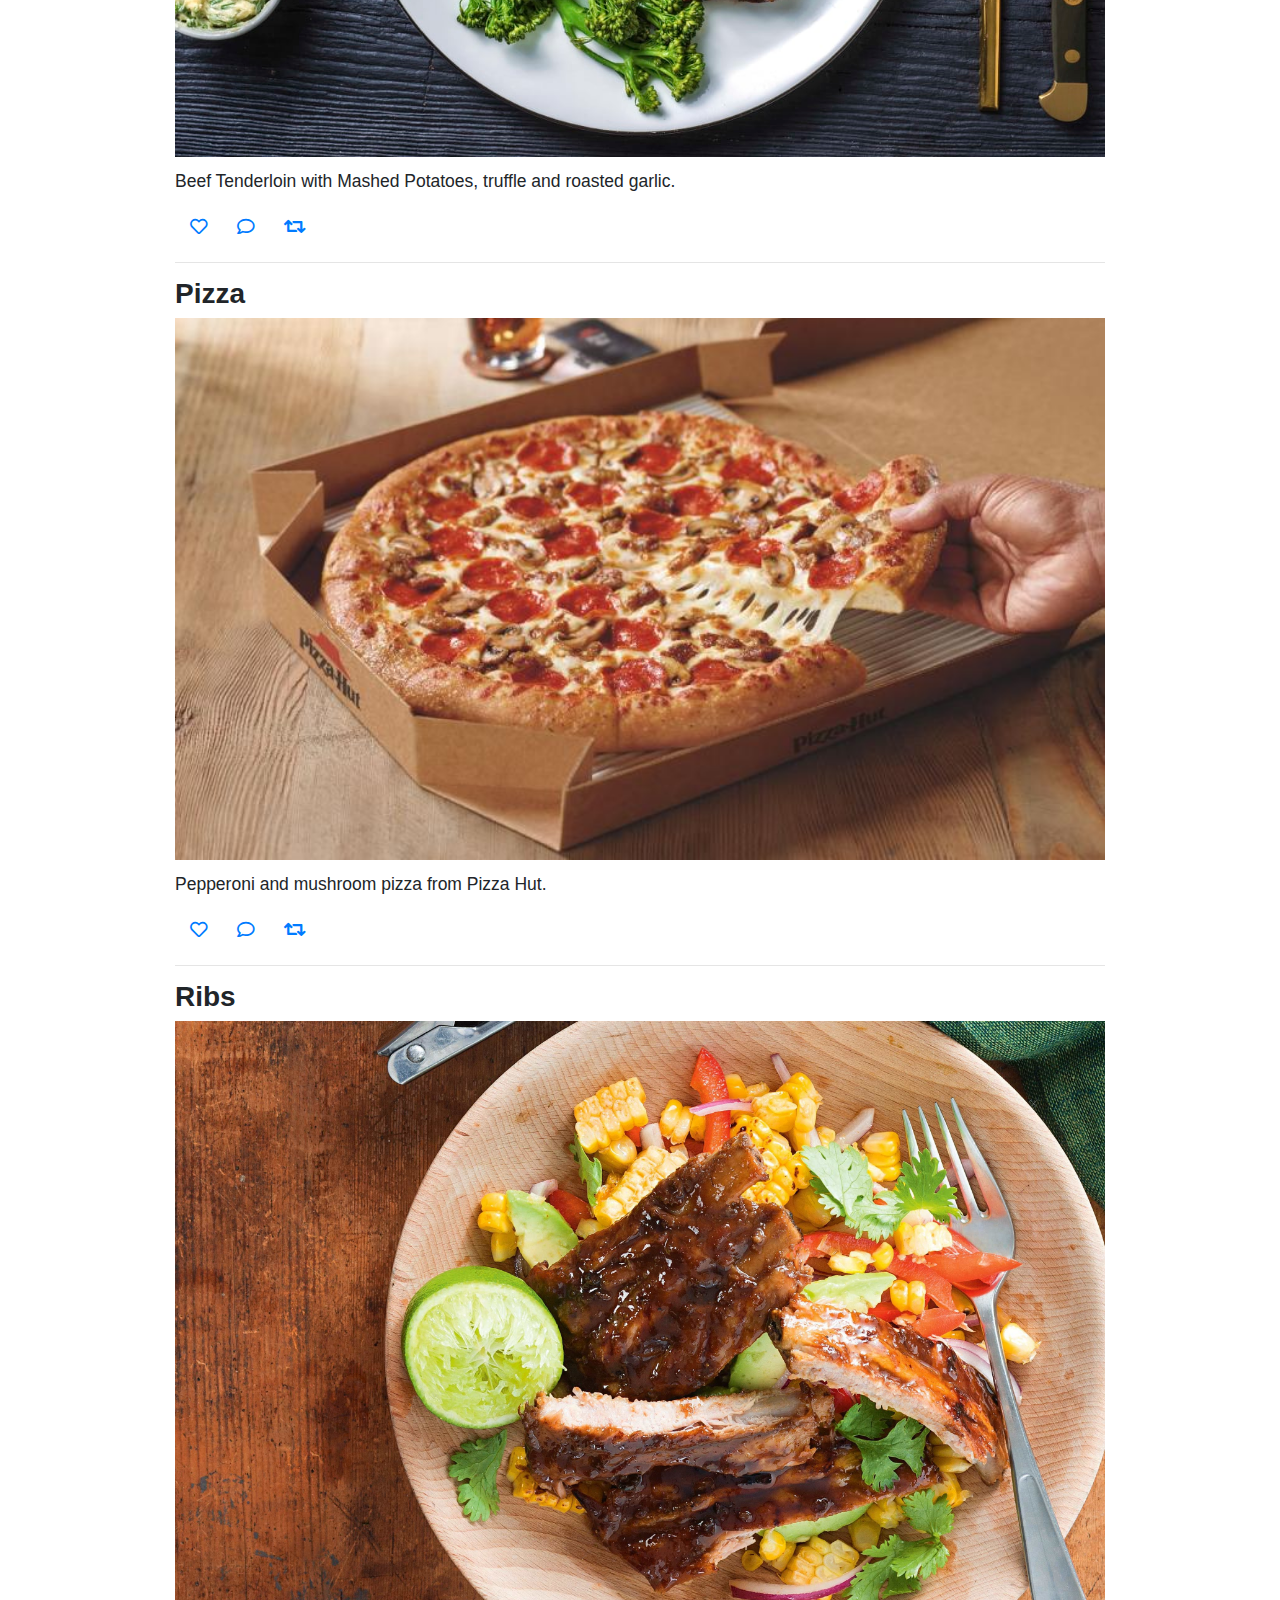
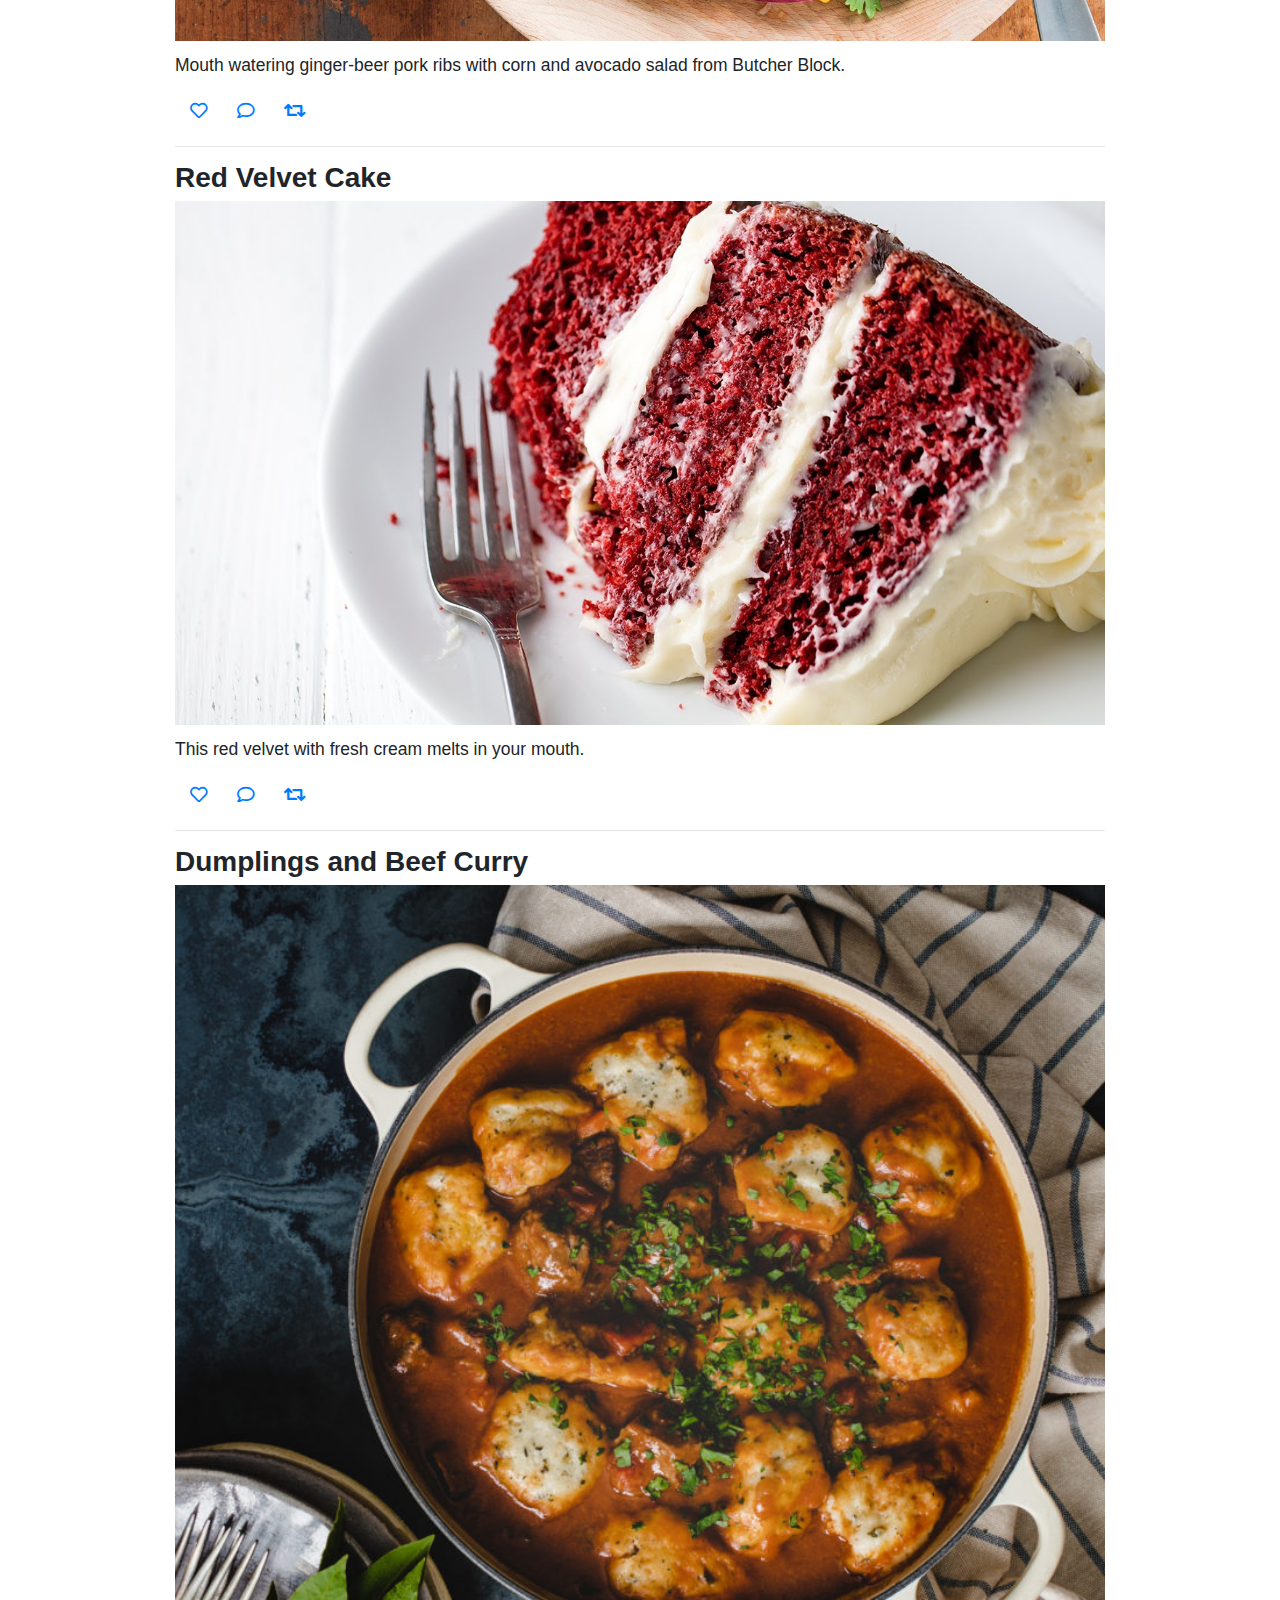
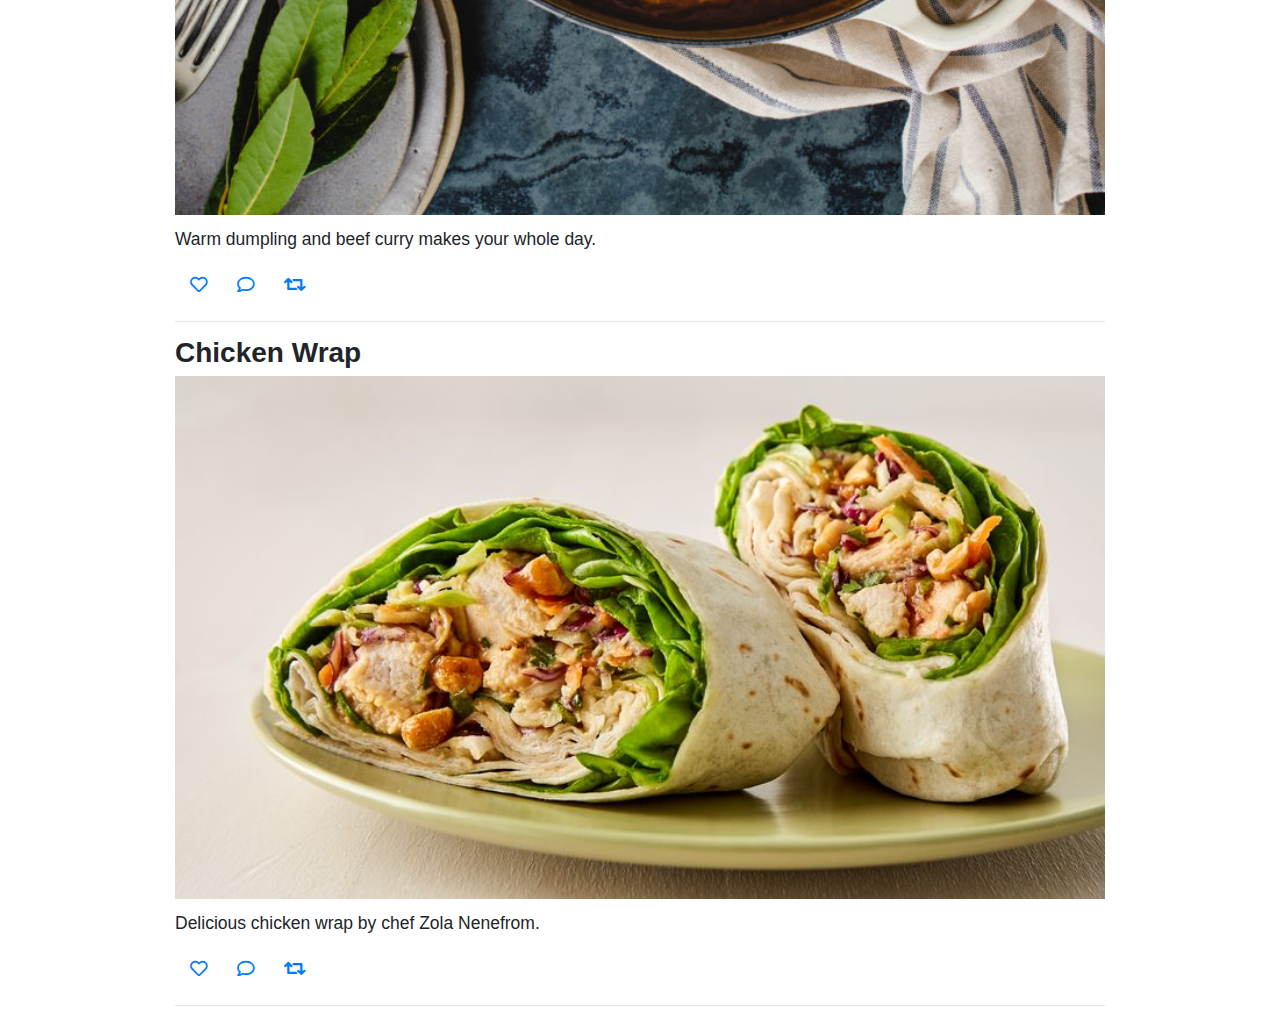
<file: popular.html>
<!doctype html>
<html lang="en">
    <head>
        <meta charset="utf-8">
        <meta name="viewport" content="width=device-width, initial-scale=1, shrink-to-fit=no">
        <meta name="description" content="">
        <meta name="author" content="">

        <title>Foodie Fanatix</title>

        <link rel="stylesheet" href="css/bootstrap.min.css">
        <link rel="stylesheet" href="css/custom.css">
        <link href="fontawesome/css/all.css" rel="stylesheet">
    </head>

    <body onload="init()">
        <div class="d-flex flex-column align-items-center p-3 bg-white border-bottom box-shadow fixed-top">
            <img src="img/name.png" height="55" width="200"/>
            <nav>
                <a id="getLatest" class="p-2 text-dark" href="recent.html">Recent</a>
                <a id="getAll" class="p-2 text-dark active" href="index.html">All</a>
                <a id="getPopular" class="p-2 text-dark" href="#">Popular</a>
            </nav>
        </div>
        
        <div class="blog-header mx-auto text-center">
            <h1>Mouth Watering!</h1>
            <p class="lead"><strong><em> Most delicious and beautiful food around the City.</em></strong></p>
        </div>
        
        <div class="container team">
            <img src="img/lorna.png" class="img-thumbnail rounded-circle" width="100"/>
            <img src="img/buddy.png" class="img-thumbnail rounded-circle" width="100"/>
            <img src="img/Gautam.png" class="img-thumbnail rounded-circle" width="100"/>
            <img src="img/bryant.png" class="img-thumbnail rounded-circle" width="100"/>
            <img src="img/poh.png" class="img-thumbnail rounded-circle" width="100"/>
            <img src="img/Jackie.png" class="img-thumbnail rounded-circle" width="100"/>
            <img src="img/bonang.png" class="img-thumbnail rounded-circle" width="100"/>
            <img src="img/siba.png" class="img-thumbnail rounded-circle" width="100"/>
            <img src="img/nti.jpg" class="img-thumbnail rounded-circle" width="100"/>
            <img src="img/Kalpesh.png" class="img-thumbnail rounded-circle" width="100"/>
            <img src="img/lindo.png" class="img-thumbnail rounded-circle" width="100"/>
        </div>
        
        <div class="row container mx-auto">
            <div id="getAll">

                    <h2><b>Milkshake</b></h2>
                    <img src="img/milkshake.jpg" width="100%">
                    <p><h5>Vannila and salted caramel milkshake from RoccoMamas.</h5></p>
                <div class="btn-group">
                    <button type="button" class="btn btn-lg btn-link"><i class="far fa-heart"></i></button>
                    <button type="button" class="btn btn-lg btn-link"><i class="far fa-comment"></i></button>
                    <button type="button" class="btn btn-lg btn-link"><i class="fa fa-retweet"></i></button>
                </div>
                <hr>

                <h2><b>Steak</b></h2>
                <img src="img/steak.jpg" width="100%">
                <p><h5>Beef Tenderloin with Mashed Potatoes, truffle and roasted garlic.</h5></p>
            <div class="btn-group">
                <button type="button" class="btn btn-lg btn-link"><i class="far fa-heart"></i></button>
                <button type="button" class="btn btn-lg btn-link"><i class="far fa-comment"></i></button>
                <button type="button" class="btn btn-lg btn-link"><i class="fa fa-retweet"></i></button>
            </div>
            <hr>

                <h2><b>Pizza</b></h2>
                <img src="img/Pizza.jpg" width="100%">
                <p><h5>Pepperoni and mushroom pizza from Pizza Hut.</h5></p>
            <div class="btn-group">
                <button type="button" class="btn btn-lg btn-link"><i class="far fa-heart"></i></button>
                <button type="button" class="btn btn-lg btn-link"><i class="far fa-comment"></i></button>
                <button type="button" class="btn btn-lg btn-link"><i class="fa fa-retweet"></i></button>
            </div>
            <hr>

                <h2><b>Ribs</b></h2>
                <img src="img/ribs.jpg" width="100%">
                <p><h5>Mouth watering ginger-beer pork ribs with corn and avocado salad from Butcher Block.</h5></p>
            <div class="btn-group">
                <button type="button" class="btn btn-lg btn-link"><i class="far fa-heart"></i></button>
                <button type="button" class="btn btn-lg btn-link"><i class="far fa-comment"></i></button>
                <button type="button" class="btn btn-lg btn-link"><i class="fa fa-retweet"></i></button>
            </div>
            <hr>

            <h2><b>Red Velvet Cake</b></h2>
            <img src="img/redvelvet.jpg" width="100%">
            <p><h5>This red velvet with fresh cream melts in your mouth.</h5></p>
        <div class="btn-group">
            <button type="button" class="btn btn-lg btn-link"><i class="far fa-heart"></i></button>
            <button type="button" class="btn btn-lg btn-link"><i class="far fa-comment"></i></button>
            <button type="button" class="btn btn-lg btn-link"><i class="fa fa-retweet"></i></button>
        </div>
        <hr>

            <h2><b>Dumplings and Beef Curry</b></h2>
            <img src="img/dumplings.jpg" width="100%">
            <p><h5>Warm dumpling and beef curry makes your whole day.</h5></p>
        <div class="btn-group">
            <button type="button" class="btn btn-lg btn-link"><i class="far fa-heart"></i></button>
            <button type="button" class="btn btn-lg btn-link"><i class="far fa-comment"></i></button>
            <button type="button" class="btn btn-lg btn-link"><i class="fa fa-retweet"></i></button>
        </div>
        <hr>

             <h2><b>Chicken Wrap</b></h2>
             <img src="img/wrap.jpg" width="100%">
             <p><h5>Delicious chicken wrap by chef Zola Nenefrom.</h5></p>
        <div class="btn-group">
            <button type="button" class="btn btn-lg btn-link"><i class="far fa-heart"></i></button>
            <button type="button" class="btn btn-lg btn-link"><i class="far fa-comment"></i></button>
            <button type="button" class="btn btn-lg btn-link"><i class="fa fa-retweet"></i></button>
        </div>
        <hr>
                </div>
                </div>
        </div>
        
        <script src="js/jquery-3.4.1.min.js"></script>
        <script src="js/bootstrap.bundle.min.js"></script>
        <script>
            var rootPath;
            
            function getAllPosts(){
                category = "getAll";
                fetchPosts(category);
                setActiveLink(category);
            }
            
            function getPopularPosts(){
                category = "getPopular";
                fetchPosts(category);
                setActiveLink(category);
            }
            
            function getLatestPosts(){
                category = "getLatest";
                fetchPosts(category);
                setActiveLink(category);
            }
            
            function fetchPosts(category){
                fetch(rootPath + 'get-posts/?category=' + category)
                    .then(function(response){
                        return response.json();
                })
                    .then(function(data){
                        displayPosts(data);
                })
            }
             
            function displayPosts(data){
                var output = "";
                
                for(a = 0; a < data.length; a++){
                    output +=`
                        <div class="card mb-4 box-shadow">
                            <div class="card-header">
                                <h4 class="my-0 font-weight-normal">${data[a][0]}</h4>
                            </div>
                            <div class="card-body">
                                <img src="${rootPath}/uploads/${data[a][3]}" class="card-img-top"/>
                                <p class="card-text">${data[a][1]}</p>
                                <div class="d-flex justify-content-between align-items-center">
                                    <div class="btn-group">
                                        <button type="button" class="btn btn-lg btn-link"><i class="far fa-heart"></i></button>
                                        <button type="button" class="btn btn-lg btn-link"><i class="far fa-comment"></i></button>
                                        <button type="button" class="btn btn-lg btn-link"><i class="fa fa-retweet"></i></button>
                                    </div>
                                    <small class="text-muted">${data[a][2]}</small>
                                </div>
                            </div>
                        </div>
                    `;
                }
                document.getElementById("posts").innerHTML = output;
            }
            
            function setActiveLink(id){
                document.getElementById("getAll").classList.remove("active");
                document.getElementById("getPopular").classList.remove("active");
                document.getElementById("getLatest").classList.remove("active");
                
                document.getElementById(id).classList.add("active");
            }
        </script>
    </body>
</html>
</file>
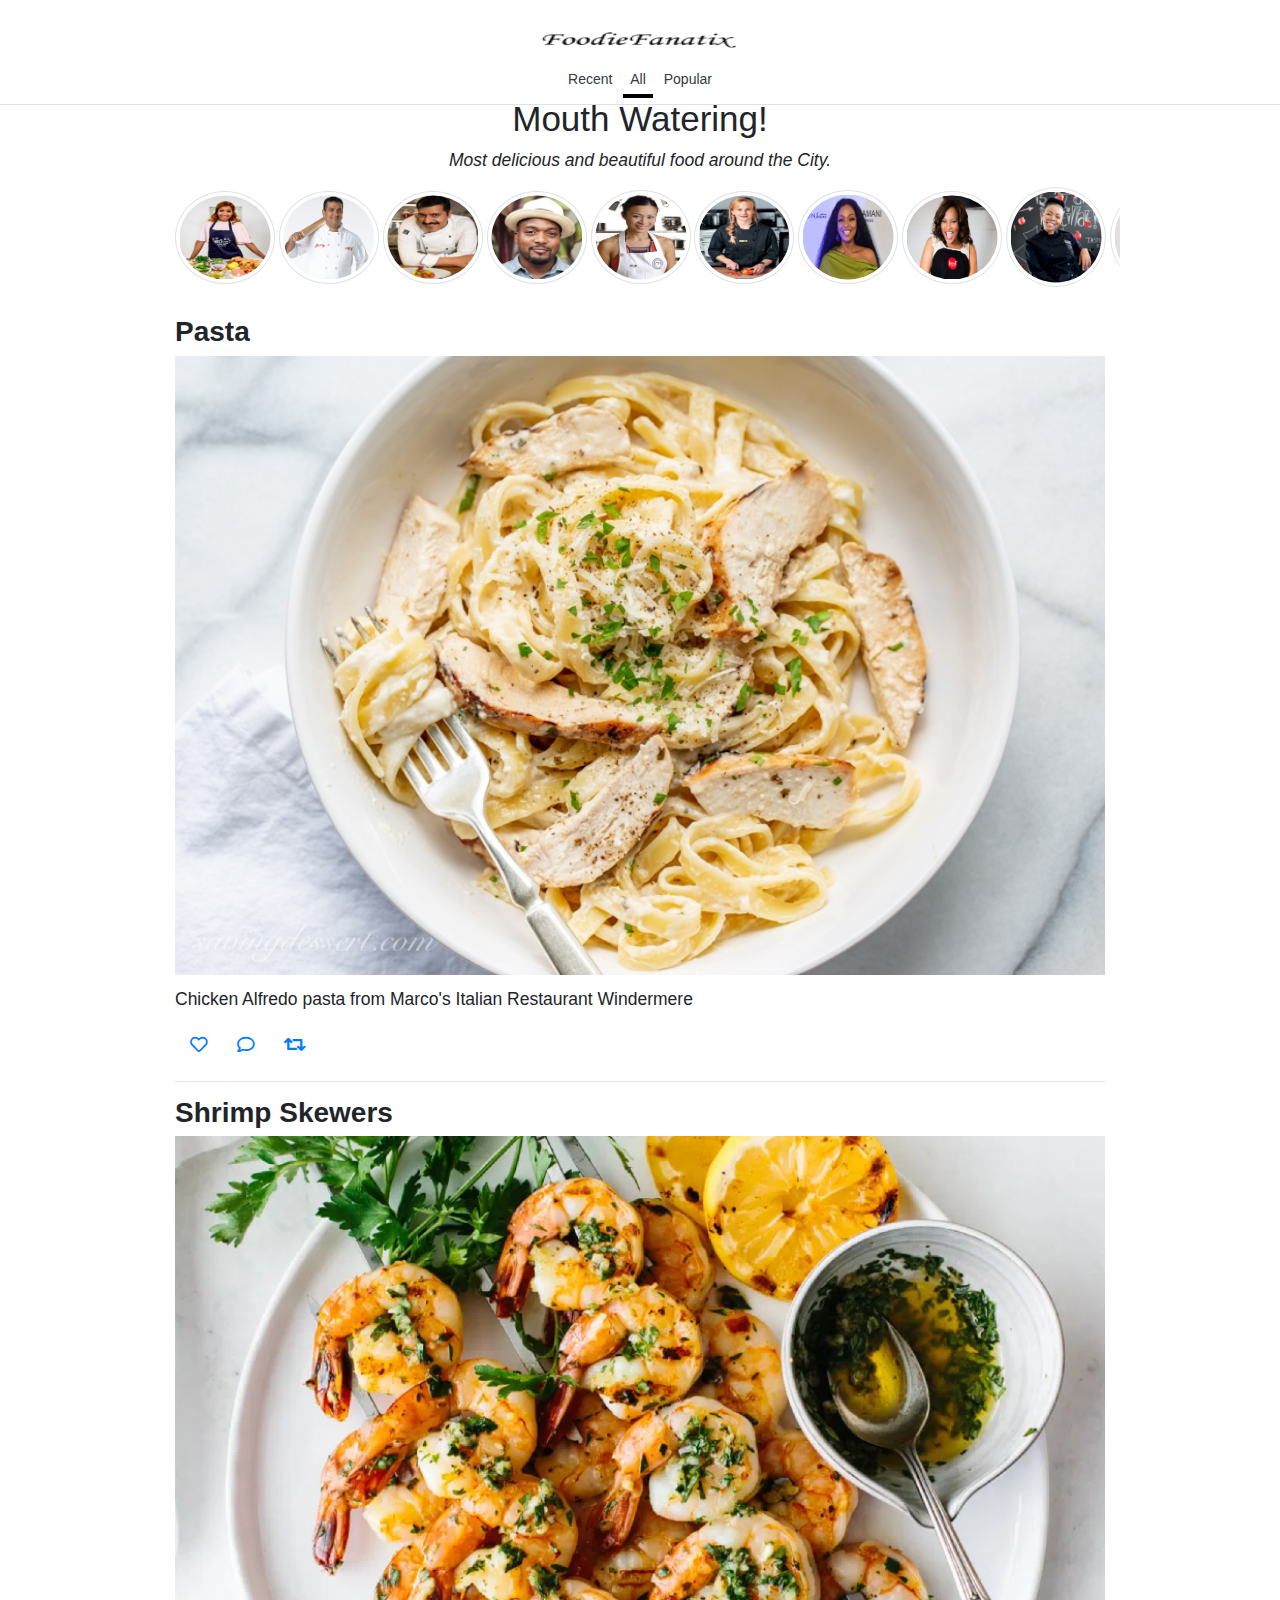
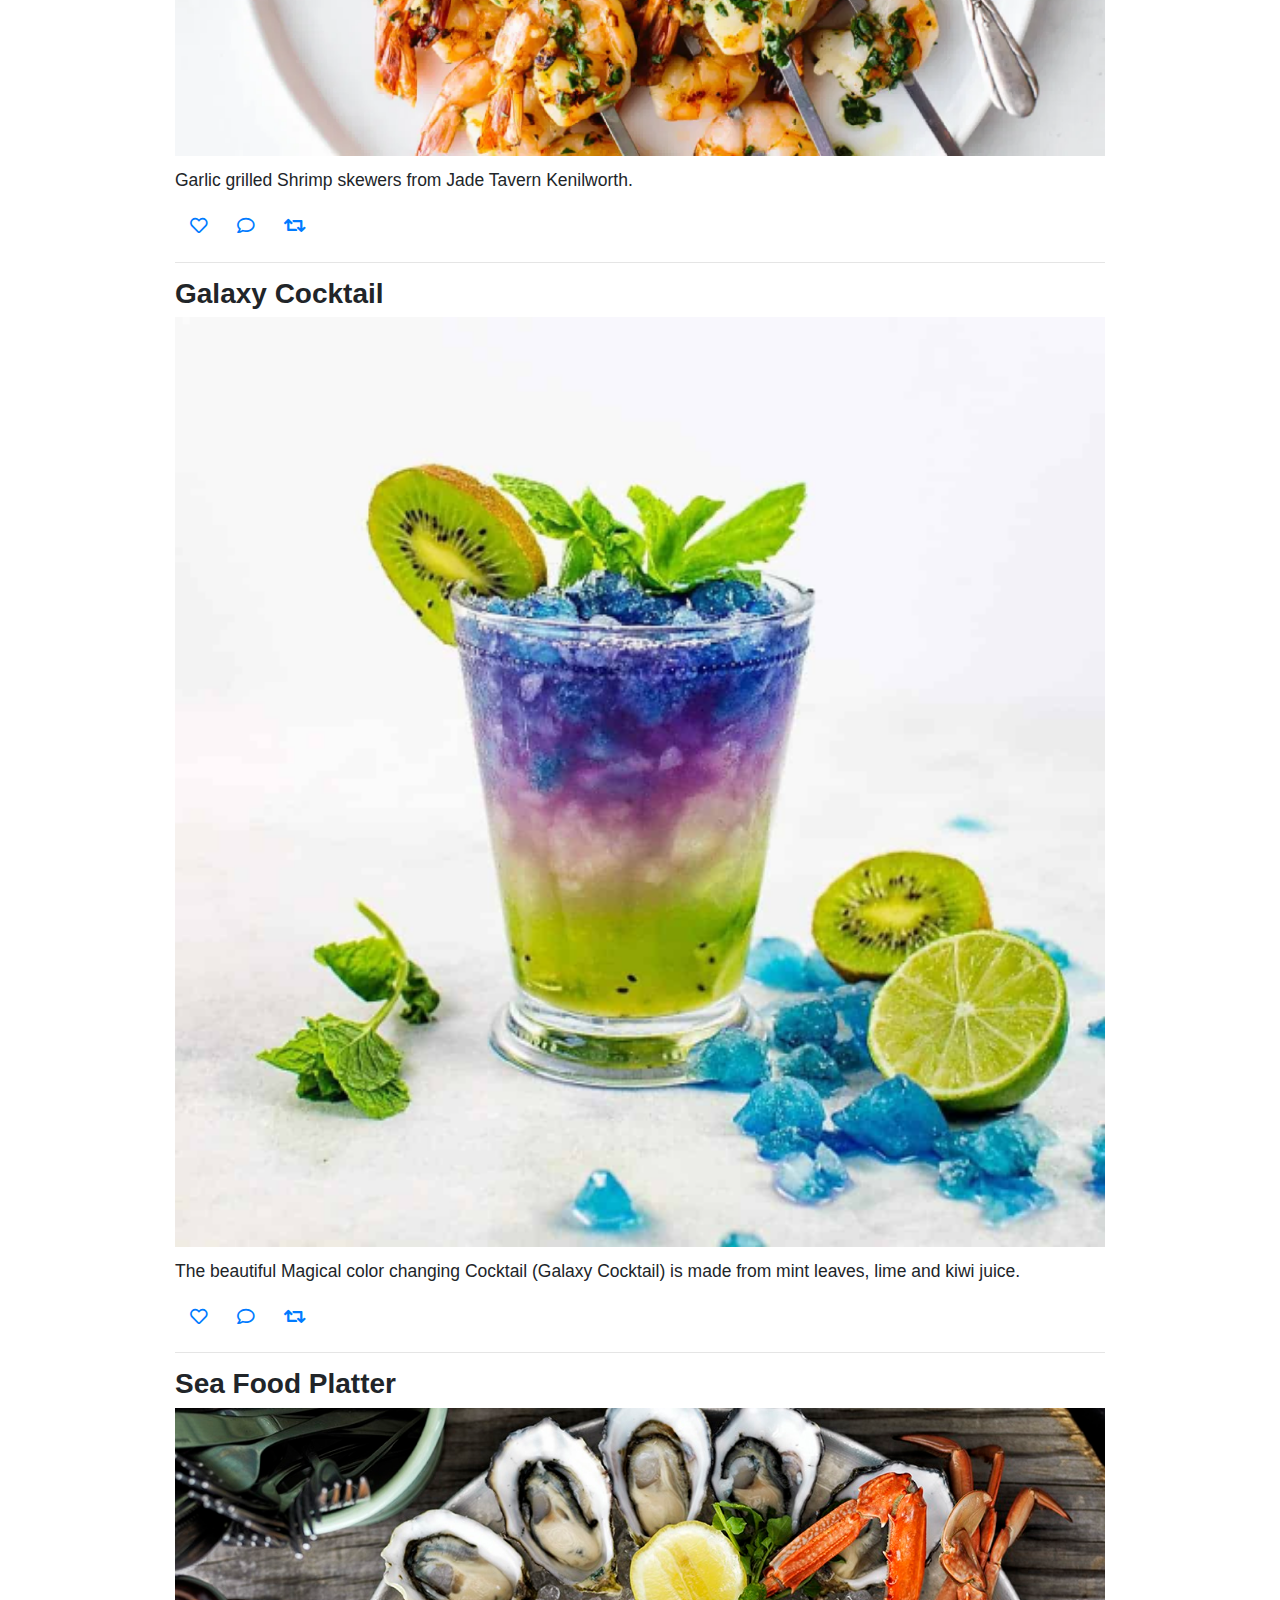
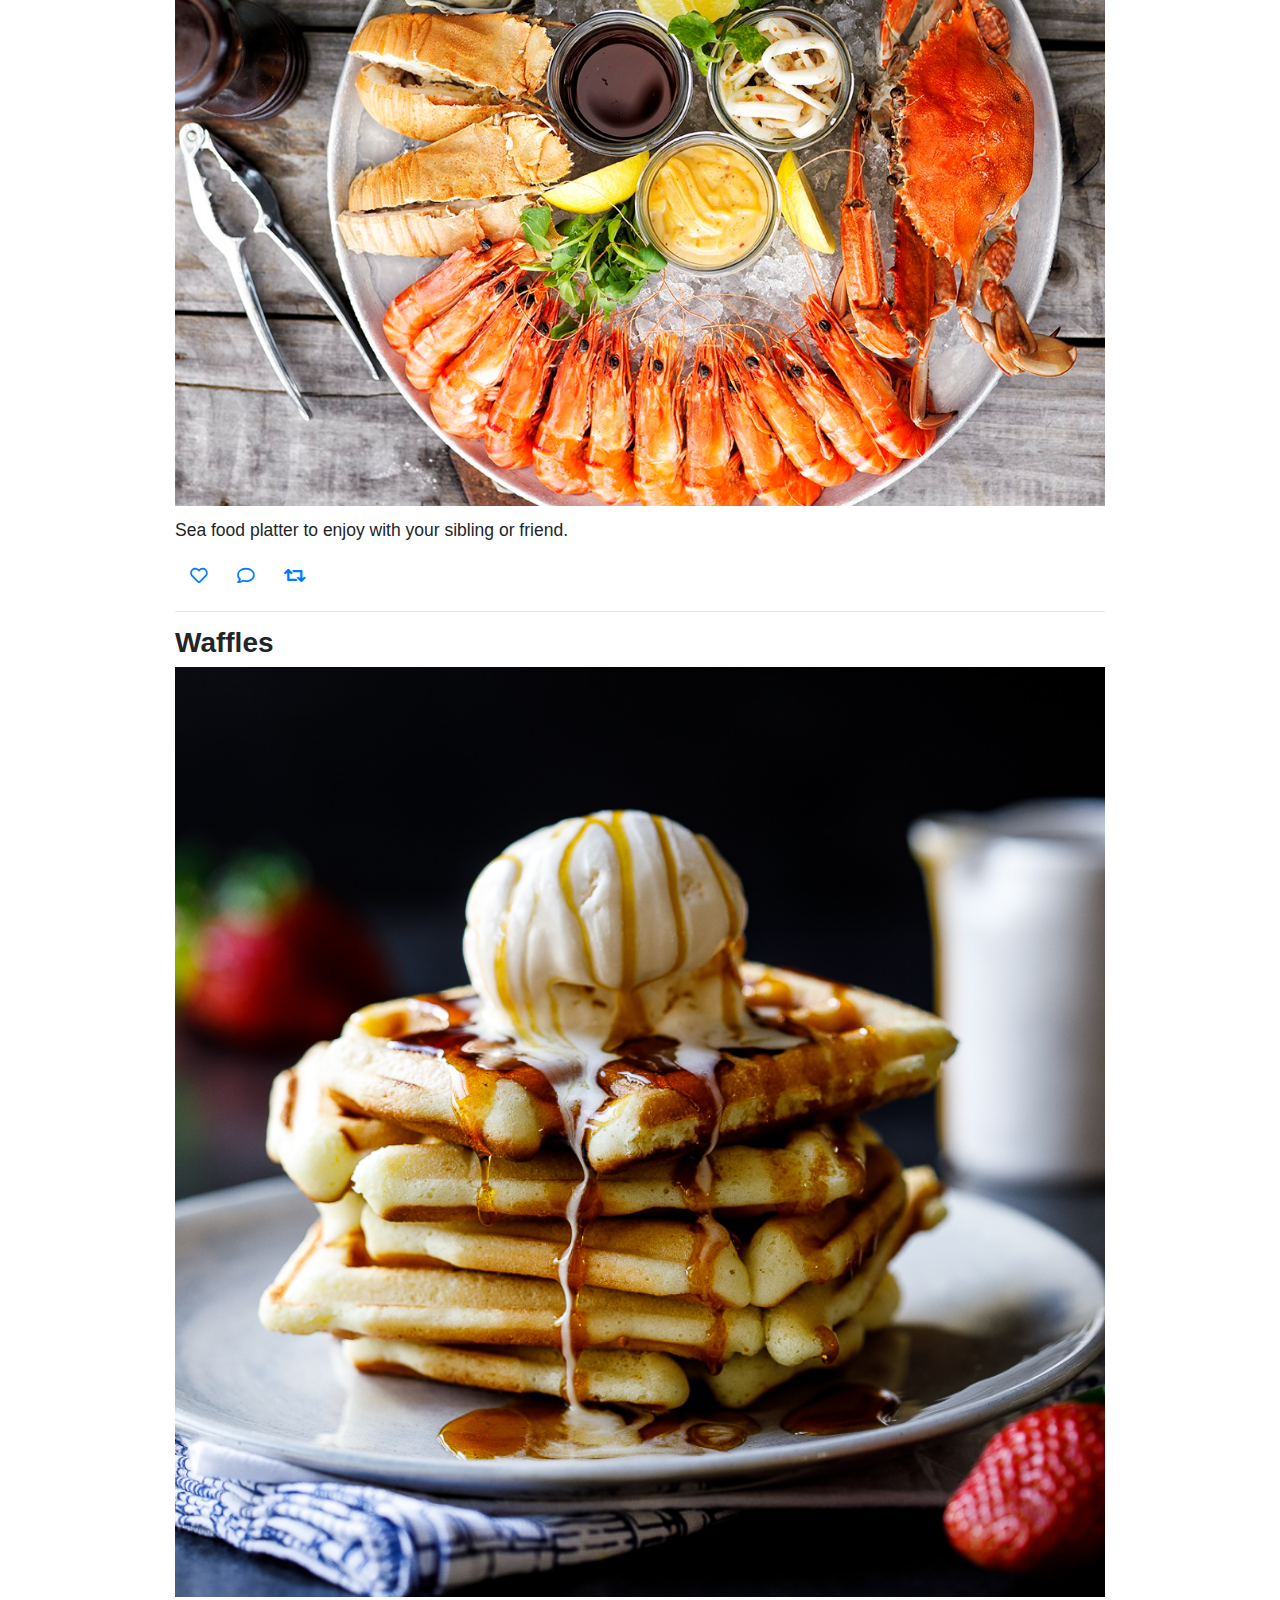
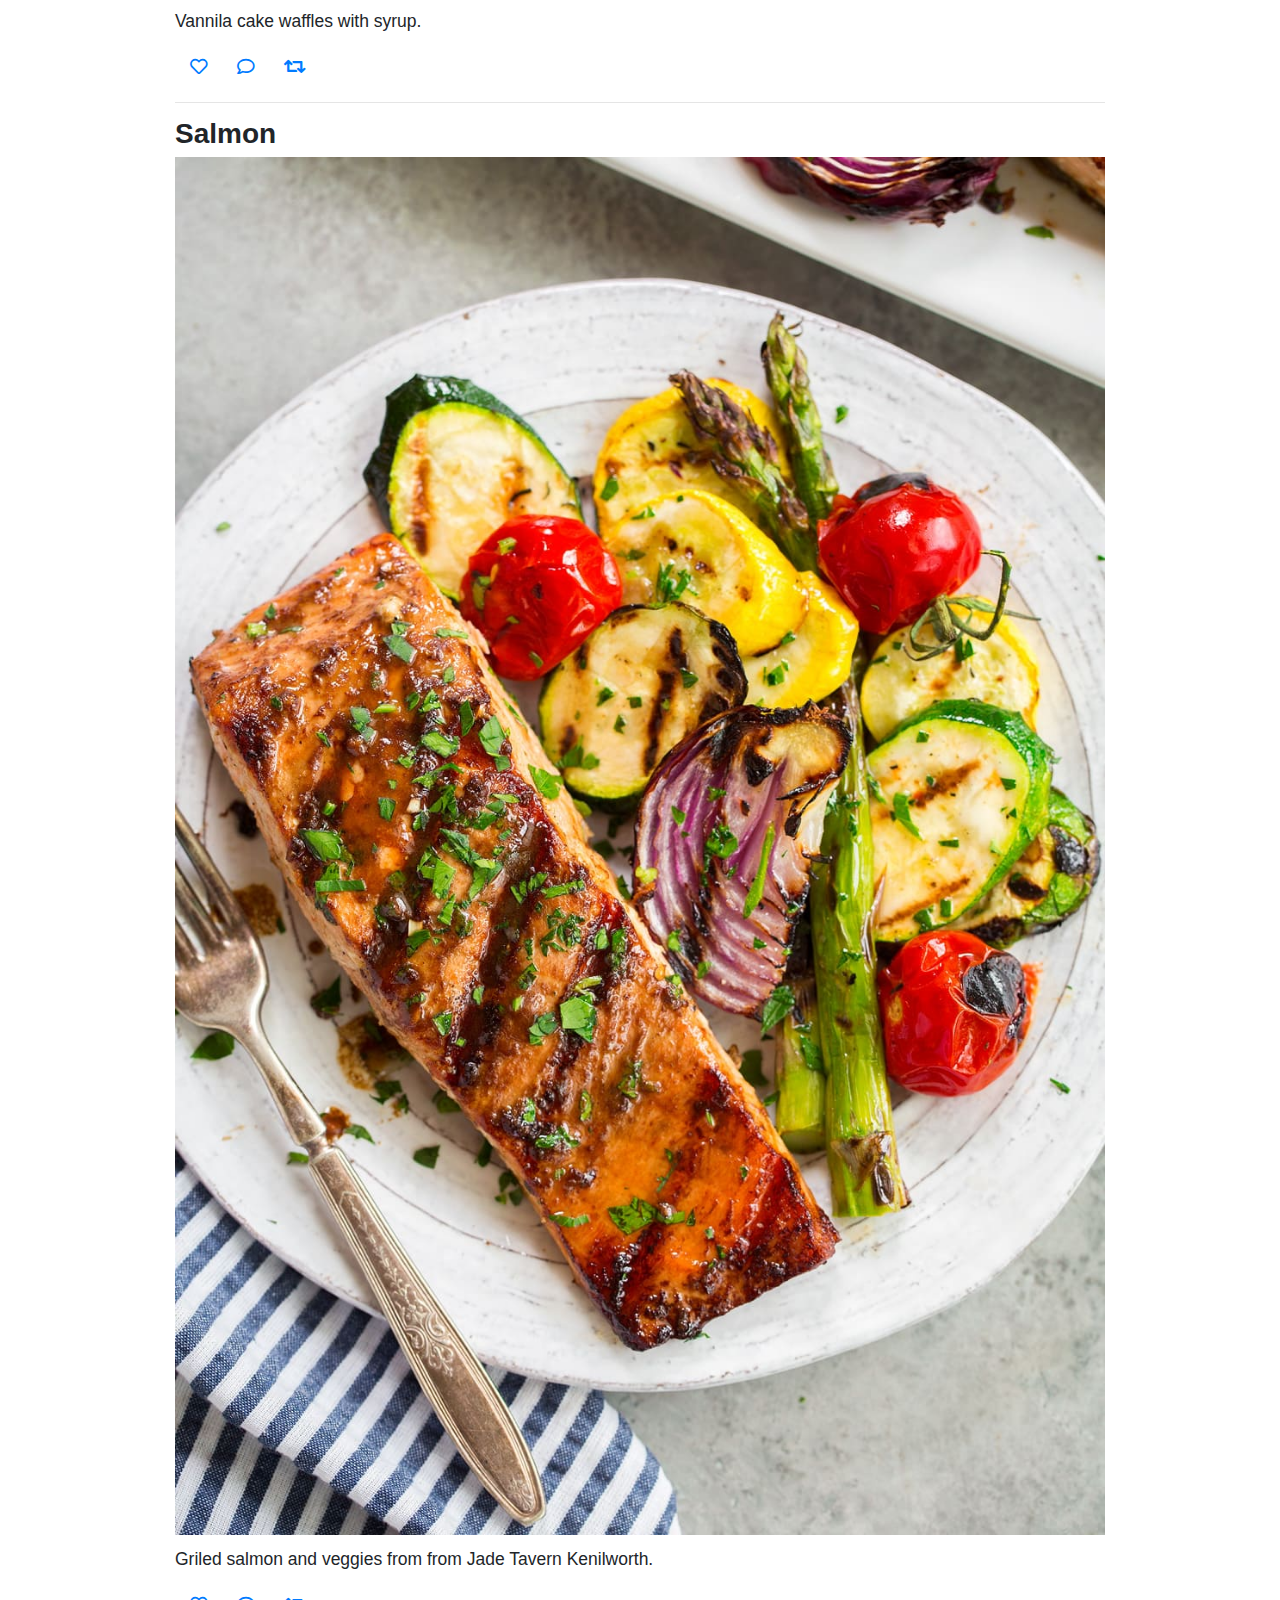
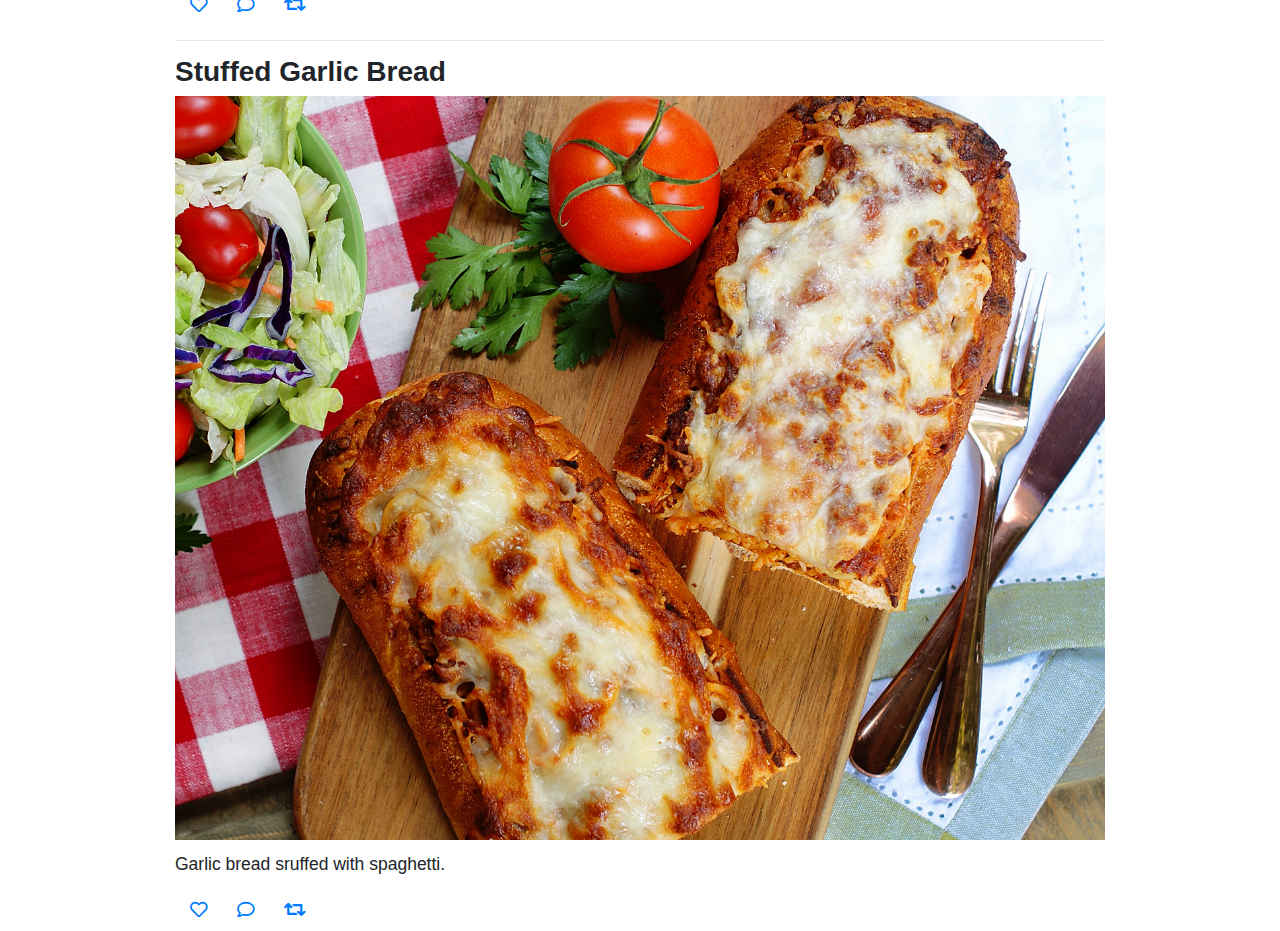
<file: recent.html>
<!doctype html>
<html lang="en">
    <head>
        <meta charset="utf-8">
        <meta name="viewport" content="width=device-width, initial-scale=1, shrink-to-fit=no">
        <meta name="description" content="">
        <meta name="author" content="">

        <title>Foodie Fanatix</title>

        <link rel="stylesheet" href="css/bootstrap.min.css">
        <link rel="stylesheet" href="css/custom.css">
        <link href="fontawesome/css/all.css" rel="stylesheet">
    </head>

    <body onload="init()">
        <div class="d-flex flex-column align-items-center p-3 bg-white border-bottom box-shadow fixed-top">
            <img src="img/name.png" height="55" width="200"/>
            <nav>
                <a id="getLatest" class="p-2 text-dark" href="#">Recent</a>
                <a id="getAll" class="p-2 text-dark active" href="index.html">All</a>
                <a id="getPopular" class="p-2 text-dark" href="popular.html">Popular</a>
            </nav>
        </div>
        
        <div class="blog-header mx-auto text-center">
            <h1>Mouth Watering!</h1>
            <p class="lead"><strong><em> Most delicious and beautiful food around the City.</em></strong></p>
        </div>
        
        <div class="container team">
            <img src="img/lorna.png" class="img-thumbnail rounded-circle" width="100"/>
            <img src="img/buddy.png" class="img-thumbnail rounded-circle" width="100"/>
            <img src="img/Gautam.png" class="img-thumbnail rounded-circle" width="100"/>
            <img src="img/bryant.png" class="img-thumbnail rounded-circle" width="100"/>
            <img src="img/poh.png" class="img-thumbnail rounded-circle" width="100"/>
            <img src="img/Jackie.png" class="img-thumbnail rounded-circle" width="100"/>
            <img src="img/bonang.png" class="img-thumbnail rounded-circle" width="100"/>
            <img src="img/siba.png" class="img-thumbnail rounded-circle" width="100"/>
            <img src="img/nti.jpg" class="img-thumbnail rounded-circle" width="100"/>
            <img src="img/Kalpesh.png" class="img-thumbnail rounded-circle" width="100"/>
            <img src="img/lindo.png" class="img-thumbnail rounded-circle" width="100"/>
        </div>
        
        <div class="row container mx-auto">
            <div id="getAll">

                    <h2><b>Pasta</b></h2>
                    <img src="img/pasta.jpg" width="100%">
                    <p><h5>Chicken Alfredo pasta from Marco's Italian Restaurant Windermere</h5></p>
                <div class="btn-group">
                    <button type="button" class="btn btn-lg btn-link"><i class="far fa-heart"></i></button>
                    <button type="button" class="btn btn-lg btn-link"><i class="far fa-comment"></i></button>
                    <button type="button" class="btn btn-lg btn-link"><i class="fa fa-retweet"></i></button>
                </div>
                <hr>

                <h2><b>Shrimp Skewers</b></h2>
                <img src="img/Shrimp.png" width="100%">
                <p><h5>Garlic grilled Shrimp skewers from Jade Tavern Kenilworth.</h5></p>
            <div class="btn-group">
                <button type="button" class="btn btn-lg btn-link"><i class="far fa-heart"></i></button>
                <button type="button" class="btn btn-lg btn-link"><i class="far fa-comment"></i></button>
                <button type="button" class="btn btn-lg btn-link"><i class="fa fa-retweet"></i></button>
            </div>
            <hr>

                <h2><b>Galaxy Cocktail</b></h2>
                <img src="img/galaxy.png" width="100%">
                <p><h5>The beautiful Magical color changing Cocktail (Galaxy Cocktail) is made from mint leaves, lime and kiwi juice.</h5></p>
            <div class="btn-group">
                <button type="button" class="btn btn-lg btn-link"><i class="far fa-heart"></i></button>
                <button type="button" class="btn btn-lg btn-link"><i class="far fa-comment"></i></button>
                <button type="button" class="btn btn-lg btn-link"><i class="fa fa-retweet"></i></button>
            </div>
            <hr>

            <h2><b>Sea Food Platter</b></h2>
            <img src="img/Seafood-Platter.jpg" width="100%">
            <p><h5>Sea food platter to enjoy with your sibling or friend.</h5></p>
        <div class="btn-group">
            <button type="button" class="btn btn-lg btn-link"><i class="far fa-heart"></i></button>
            <button type="button" class="btn btn-lg btn-link"><i class="far fa-comment"></i></button>
            <button type="button" class="btn btn-lg btn-link"><i class="fa fa-retweet"></i></button>
        </div>
        <hr>

            <h2><b>Waffles</b></h2>
             <img src="img/waffle.jpg" width="100%">
             <p><h5>Vannila cake waffles with syrup.</h5></p>
        <div class="btn-group">
            <button type="button" class="btn btn-lg btn-link"><i class="far fa-heart"></i></button>
            <button type="button" class="btn btn-lg btn-link"><i class="far fa-comment"></i></button>
            <button type="button" class="btn btn-lg btn-link"><i class="fa fa-retweet"></i></button>
        </div>
        <hr>

             <h2><b>Salmon</b></h2>
             <img src="img/grilled-salmon-3.jpg" width="100%">
             <p><h5>Griled salmon and veggies from from Jade Tavern Kenilworth.</h5></p>
        <div class="btn-group">
            <button type="button" class="btn btn-lg btn-link"><i class="far fa-heart"></i></button>
            <button type="button" class="btn btn-lg btn-link"><i class="far fa-comment"></i></button>
            <button type="button" class="btn btn-lg btn-link"><i class="fa fa-retweet"></i></button>
        </div>
        <hr>

             <h2><b>Stuffed Garlic Bread</b></h2>
             <img src="img/garlicbread.jpg" width="100%">
             <p><h5>Garlic bread sruffed with spaghetti.</h5></p>
        <div class="btn-group">
            <button type="button" class="btn btn-lg btn-link"><i class="far fa-heart"></i></button>
            <button type="button" class="btn btn-lg btn-link"><i class="far fa-comment"></i></button>
            <button type="button" class="btn btn-lg btn-link"><i class="fa fa-retweet"></i></button>
        </div>
                </div>
                </div>
        </div>
        
        <script src="js/jquery-3.4.1.min.js"></script>
        <script src="js/bootstrap.bundle.min.js"></script>
        <script>
            var rootPath;
            
            function getAllPosts(){
                category = "getAll";
                fetchPosts(category);
                setActiveLink(category);
            }
            
            function getPopularPosts(){
                category = "getPopular";
                fetchPosts(category);
                setActiveLink(category);
            }
            
            function getLatestPosts(){
                category = "getLatest";
                fetchPosts(category);
                setActiveLink(category);
            }
            
            function fetchPosts(category){
                fetch(rootPath + 'get-posts/?category=' + category)
                    .then(function(response){
                        return response.json();
                })
                    .then(function(data){
                        displayPosts(data);
                })
            }
             
            function displayPosts(data){
                var output = "";
                
                for(a = 0; a < data.length; a++){
                    output +=`
                        <div class="card mb-4 box-shadow">
                            <div class="card-header">
                                <h4 class="my-0 font-weight-normal">${data[a][0]}</h4>
                            </div>
                            <div class="card-body">
                                <img src="${rootPath}/uploads/${data[a][3]}" class="card-img-top"/>
                                <p class="card-text">${data[a][1]}</p>
                                <div class="d-flex justify-content-between align-items-center">
                                    <div class="btn-group">
                                        <button type="button" class="btn btn-lg btn-link"><i class="far fa-heart"></i></button>
                                        <button type="button" class="btn btn-lg btn-link"><i class="far fa-comment"></i></button>
                                        <button type="button" class="btn btn-lg btn-link"><i class="fa fa-retweet"></i></button>
                                    </div>
                                    <small class="text-muted">${data[a][2]}</small>
                                </div>
                            </div>
                        </div>
                    `;
                }
                document.getElementById("posts").innerHTML = output;
            }
            
            function setActiveLink(id){
                document.getElementById("getAll").classList.remove("active");
                document.getElementById("getPopular").classList.remove("active");
                document.getElementById("getLatest").classList.remove("active");
                
                document.getElementById(id).classList.add("active");
            }
        </script>
    </body>
</html>
</file>
<file: css/custom.css>
html {
    font-size: 14px;
}

@media (main-width: 768px) {
    html {
        font-size: 16px;
    }
}

.blog-header{
    margin-top: 7rem;
    max-width: 700px;
}

@media (max-width: 768px){
    .blog-header{
        margin-top: 8rem;
    }
}

.container{
    max-width: 960px;
}

.team{
    overflow-x: scroll;
    overflow-y: hidden;
    white-space: nowrap;
    margin-bottom: 2rem;
}

.card-deck .card{
    min-width: 280px;
}

.card-text{
    padding-top: 4rem;
}

.card-block{
    min-height: 280px;
}

.active{
    border-bottom: 4px solid black ;
}
</file>
